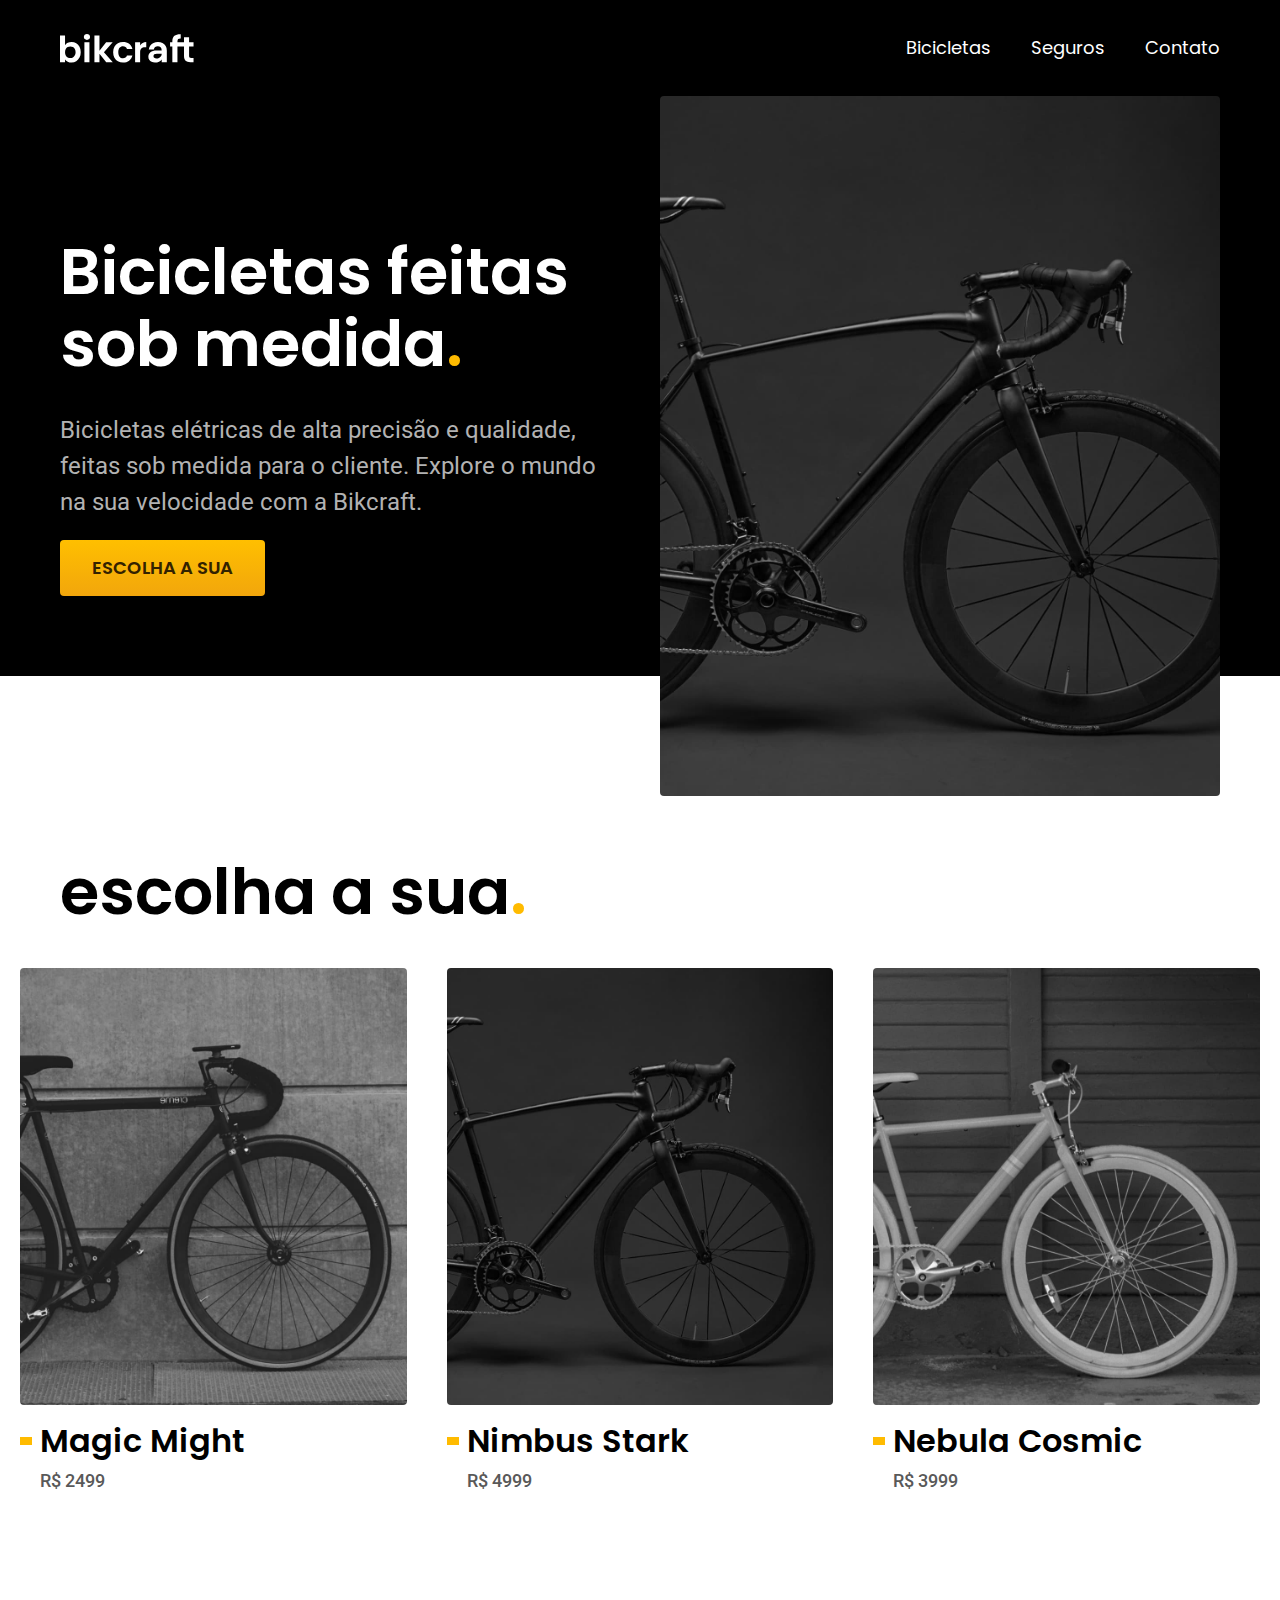
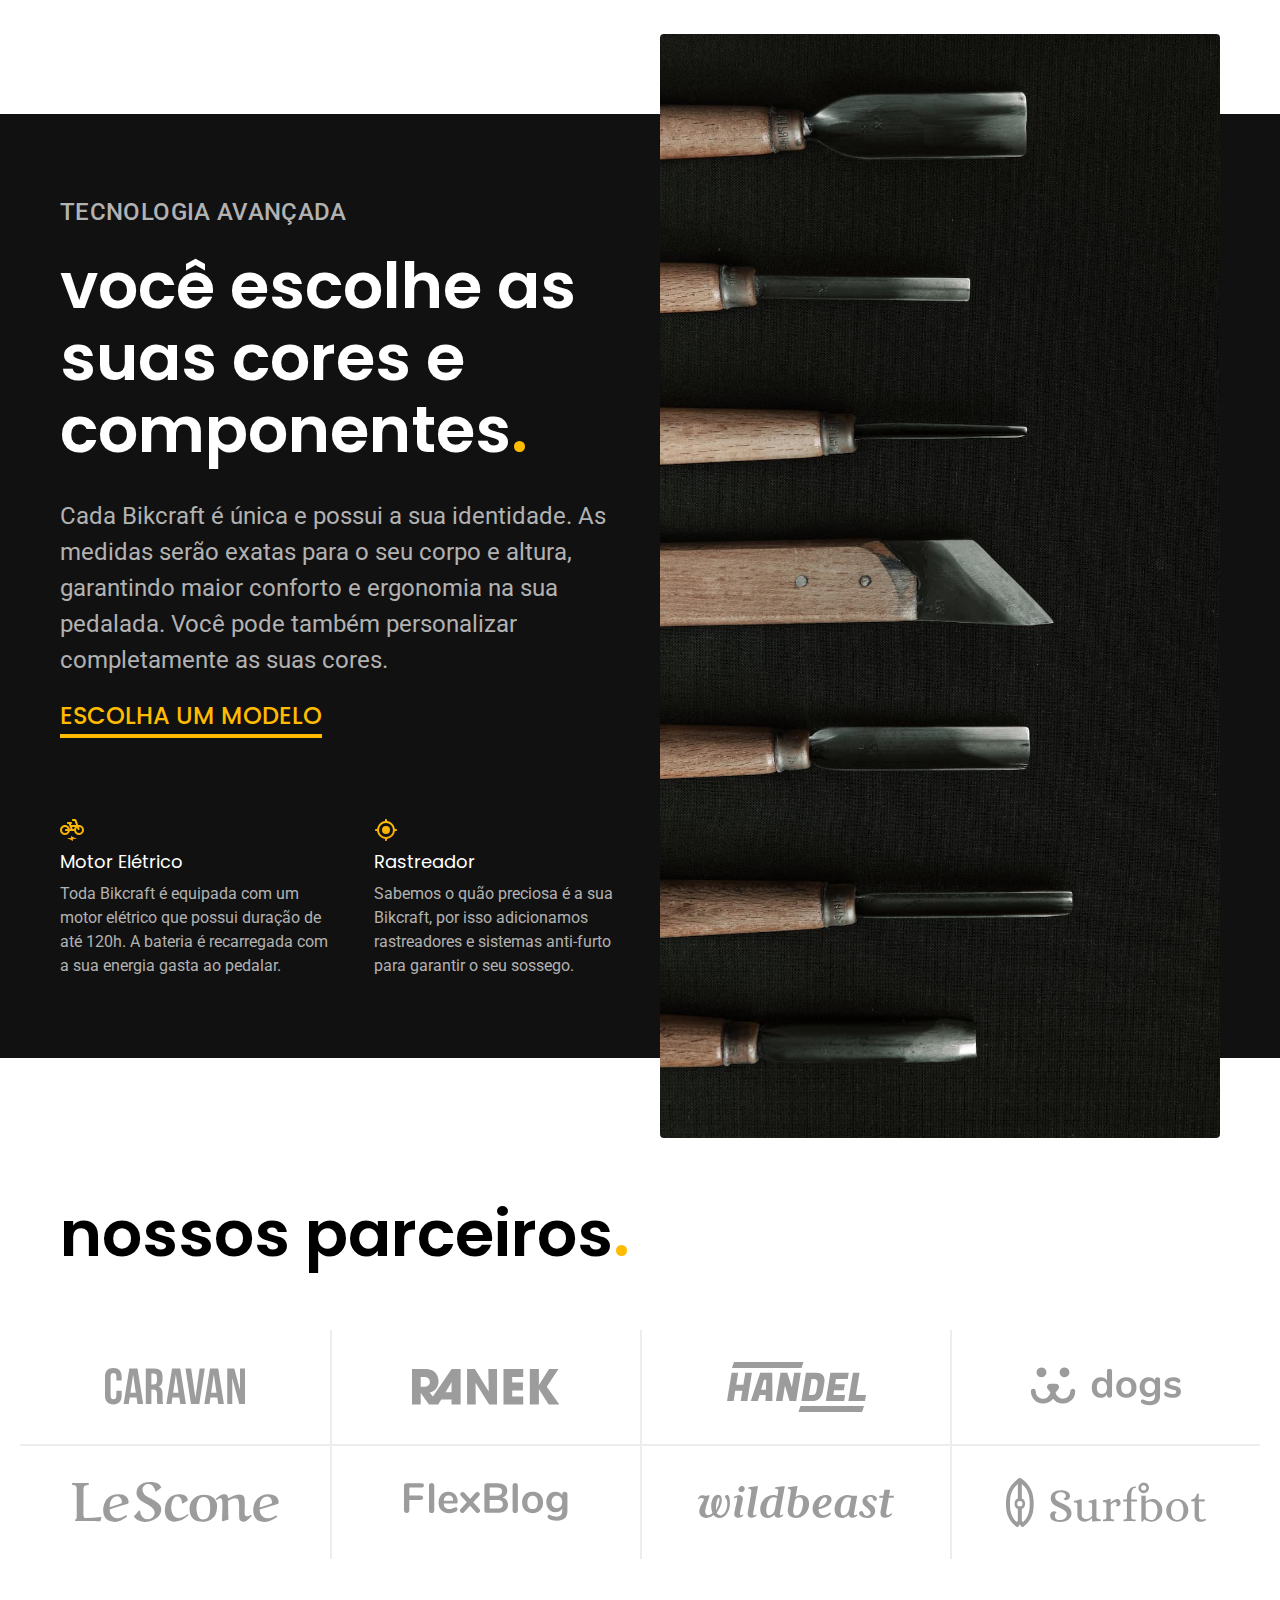
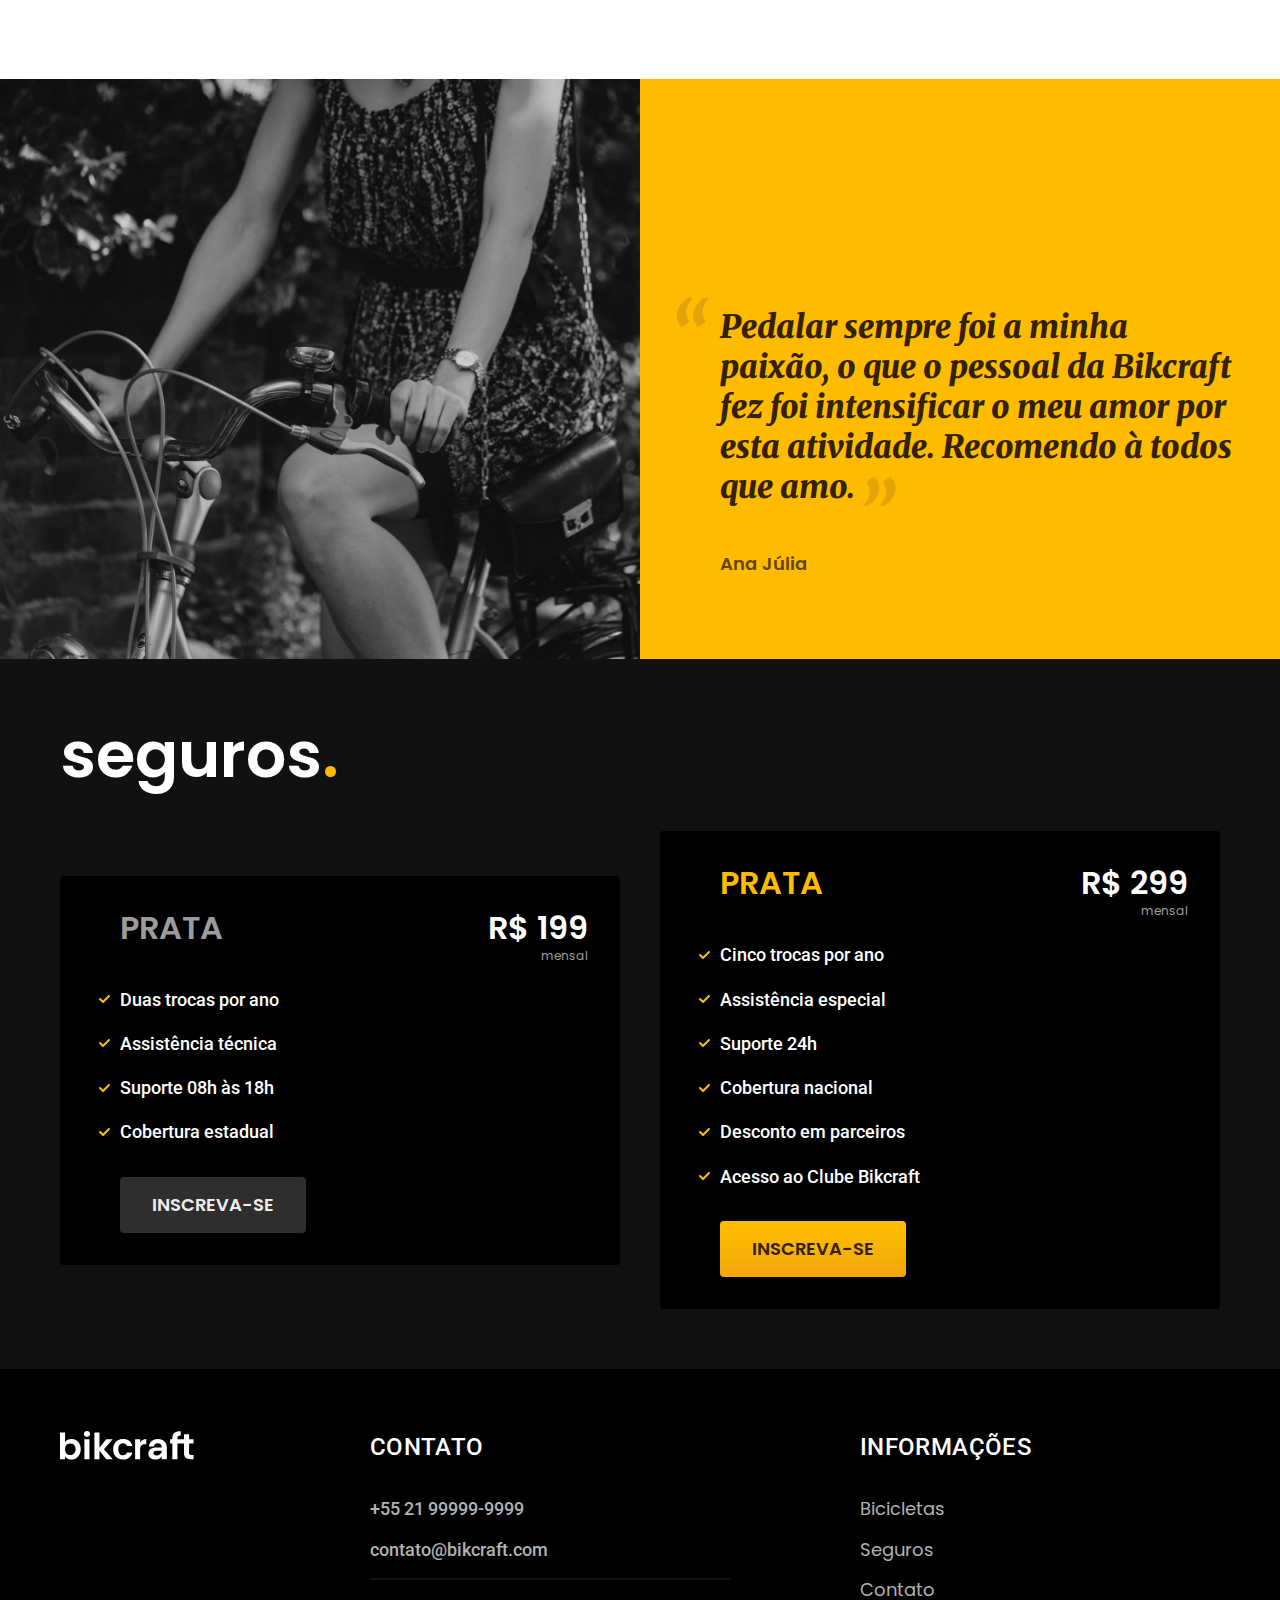
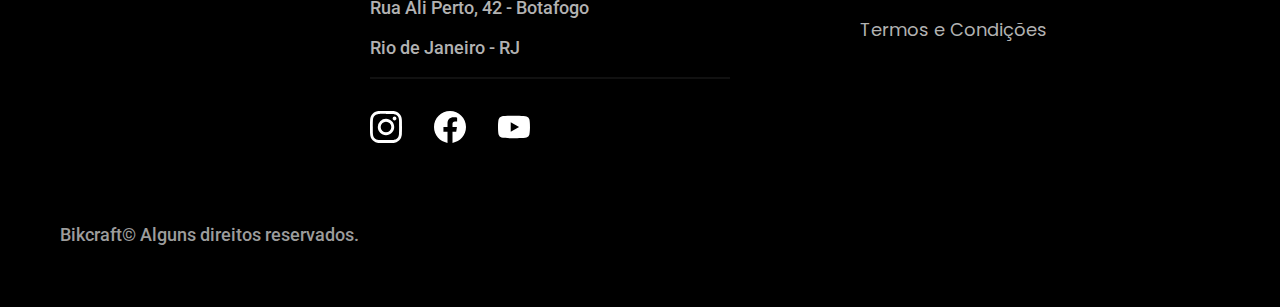
<file: index.html>
<!DOCTYPE html>
<html lang="pt-BR">
  <head>
    <meta charset="UTF-8" />
    <meta name="viewport" content="width=device-width, initial-scale=1.0" />
    <meta
      name="description"
      content="Bicicletas elétricas de alta precisão e qualidade,  feitas sob medida para o cliente. Explore o mundo na sua velocidade com a Bikcraft."
    />

    <!-- google fonts / typography -->
    <link rel="preconnect" href="https://fonts.googleapis.com" />
    <link rel="preconnect" href="https://fonts.gstatic.com" crossorigin />
    <link
      href="https://fonts.googleapis.com/css2?family=Merriweather:ital,wght@1,900&family=Poppins:wght@400;600&family=Roboto:wght@400;500&display=swap"
      rel="stylesheet"
    />

    <!-- css / style -->
    <link rel="stylesheet" href="./css/style.css" />

    <title>Bikcraft - Bicicletas Elétricas</title>
  </head>
  <body>
    <header class="header-bg">
      <div class="header container">
        <a href="./">
          <img src="./img/bikcraft.svg" alt="Bikcraft" />
        </a>

        <nav aria-label="primaria">
          <ul class="header-menu font-1-m cor-0">
            <li><a href="./bicicletas.html">Bicicletas</a></li>
            <li><a href="./seguros.html">Seguros</a></li>
            <li><a href="./contato.html">Contato</a></li>
          </ul>
        </nav>
      </div>
    </header>

    <main class="introducao-bg">
      <div class="introducao container">
        <div class="introducao-conteudo">
          <h1 class="font-1-xxl cor-0">
            Bicicletas feitas sob medida<span class="cor-p1">.</span>
          </h1>
          <p class="font-2-l cor-5">
            Bicicletas elétricas de alta precisão e qualidade, feitas sob medida
            para o cliente. Explore o mundo na sua velocidade com a Bikcraft.
          </p>
          <a class="botao" href="./bicicletas.html">Escolha a sua</a>
        </div>
        <div class="introducao-imagem">
          <img src="./img/fotos/intro.jpg" alt="Bicicleta elétrica preta." />
        </div>
      </div>
    </main>

    <article class="bicicletas-lista">
      <h2 class="container font-1-xxl">
        escolha a sua<span class="cor-p1">.</span>
      </h2>

      <ul>
        <li>
          <a href="./bicicletas/magic.html">
            <img src="./img/bikes/magic-home.jpg" alt="Bicicleta preta" />
            <h3 class="font-1-xl">Magic Might</h3>
            <span class="font-2-m cor-8">R$ 2499</span>
          </a>
        </li>
        <li>
          <a href="./bicicletas/nimbus.html">
            <img src="./img/bikes/nimbus-home.jpg" alt="Bicicleta preta" />
            <h3 class="font-1-xl">Nimbus Stark</h3>
            <span class="font-2-m cor-8">R$ 4999</span>
          </a>
        </li>
        <li>
          <a href="./bicicletas/nebula.html">
            <img src="./img/bikes/nebula-home.jpg" alt="Bicicleta preta" />
            <h3 class="font-1-xl">Nebula Cosmic</h3>
            <span class="font-2-m cor-8">R$ 3999</span>
          </a>
        </li>
      </ul>
    </article>

    <article class="tecnologia-bg">
      <div class="tecnologia container">
        <div class="tecnologia-conteudo">
          <span class="font-2-l-b cor-5">Tecnologia Avançada</span>
          <h2 class="font-1-xxl cor-0">
            você escolhe as suas cores e componentes<span class="cor-p1"
              >.</span
            >
          </h2>
          <p class="font-2-l cor-5">
            Cada Bikcraft é única e possui a sua identidade. As medidas serão
            exatas para o seu corpo e altura, garantindo maior conforto e
            ergonomia na sua pedalada. Você pode também personalizar
            completamente as suas cores.
          </p>
          <a class="link" href="./bicicletas.html">Escolha um modelo</a>

          <div class="tecnologia-vantagens">
            <div>
              <img src="./img/icones/eletrica.svg" alt="eletrica" />
              <h3 class="font-1-m cor-0">Motor Elétrico</h3>
              <p class="font-2-s cor-5">
                Toda Bikcraft é equipada com um motor elétrico que possui
                duração de até 120h. A bateria é recarregada com a sua energia
                gasta ao pedalar.
              </p>
            </div>
            <div>
              <img src="./img/icones/rastreador.svg" alt="rastreador" />
              <h3 class="font-1-m cor-0">Rastreador</h3>
              <p class="font-2-s cor-5">
                Sabemos o quão preciosa é a sua Bikcraft, por isso adicionamos
                rastreadores e sistemas anti-furto para garantir o seu sossego.
              </p>
            </div>
          </div>
        </div>

        <div class="tecnologia-imagem">
          <img src="./img/fotos/tecnologia.jpg" alt="imagem tecnologia" />
        </div>
      </div>
    </article>

    <section class="parceiros" aria-label="Nossos Parceiros">
      <h2 class="container font-1-xxl">
        nossos parceiros<span class="cor-p1">.</span>
      </h2>

      <ul>
        <li><img src="./img/parceiros/caravan.svg" alt="Caravan" /></li>
        <li><img src="./img/parceiros/ranek.svg" alt="Ranek" /></li>
        <li><img src="./img/parceiros/handel.svg" alt="Handel" /></li>
        <li><img src="./img/parceiros/dogs.svg" alt="Dogs" /></li>
        <li><img src="./img/parceiros/lescone.svg" alt="Lescone" /></li>
        <li><img src="./img/parceiros/flexblog.svg" alt="Flexblog" /></li>
        <li><img src="./img/parceiros/wildbeast.svg" alt="Wildbeast" /></li>
        <li><img src="./img/parceiros/surfbot.svg" alt="Surfbot" /></li>
      </ul>
    </section>

    <section class="depoimento" aria-label="Depoimento">
      <div>
        <img
          src="./img/fotos/depoimento.jpg"
          alt="Pessoa pedalando bicicleta Bikcraft"
        />
      </div>
      <div class="depoimento-conteudo">
        <blockquote class="font-1-xl cor-p5">
          <p>
            Pedalar sempre foi a minha paixão, o que o pessoal da Bikcraft fez
            foi intensificar o meu amor por esta atividade. Recomendo à todos
            que amo.
          </p>
          <span class="font-1-m-b cor-p4">Ana Júlia</span>
        </blockquote>
      </div>
    </section>

    <article class="seguros-bg">
      <div class="seguros container">
        <h2 class="font-1-xxl cor-0">seguros<span class="cor-p1">.</span></h2>
        <div class="seguros-item">
          <h3 class="font-1-xl cor-6">PRATA</h3>
          <span class="font-1-xl cor-0"
            >R$ 199 <span class="font-1-xs cor-6">mensal</span></span
          >
          <ul class="font-2-m cor-0">
            <li>Duas trocas por ano</li>
            <li>Assistência técnica</li>
            <li>Suporte 08h às 18h</li>
            <li>Cobertura estadual</li>
          </ul>
          <a class="botao secundario" href="./orcamento.html">Inscreva-se</a>
        </div>

        <div class="seguros-item">
          <h3 class="font-1-xl cor-p1">PRATA</h3>
          <span class="font-1-xl cor-0"
            >R$ 299 <span class="font-1-xs cor-6">mensal</span></span
          >
          <ul class="font-2-m cor-0">
            <li>Cinco trocas por ano</li>
            <li>Assistência especial</li>
            <li>Suporte 24h</li>
            <li>Cobertura nacional</li>
            <li>Desconto em parceiros</li>
            <li>Acesso ao Clube Bikcraft</li>
          </ul>
          <a class="botao" href="./orcamento.html">Inscreva-se</a>
        </div>
      </div>
    </article>

    <footer class="footer-bg">
      <div class="footer container">
        <img src="./img/bikcraft.svg" alt="Bikcraft" />
        <div class="footer-contato">
          <h3 class="font-2-l-b cor-0">Contato</h3>
          <ul class="font-2-m cor-5">
            <li><a href="tel:+5521999999999">+55 21 99999-9999</a></li>
            <li>
              <a href="mailto:contato@bikcraft.com">contato@bikcraft.com</a>
            </li>
            <li>Rua Ali Perto, 42 - Botafogo</li>
            <li>Rio de Janeiro - RJ</li>
          </ul>
          <div class="footer-redes">
            <a href="./">
              <img src="./img/redes/instagram.svg" alt="Instagram" />
            </a>
            <a href="./">
              <img src="./img/redes/facebook.svg" alt="Facebook" />
            </a>
            <a href="./">
              <img src="./img/redes/youtube.svg" alt="Youtube" />
            </a>
          </div>
        </div>
        <div class="footer-informacoes">
          <h3 class="font-2-l-b cor-0">Informações</h3>
          <nav>
            <ul class="font-1-m cor-5">
              <li><a href="./bicicletas.html">Bicicletas</a></li>
              <li><a href="./seguros.html">Seguros</a></li>
              <li><a href="./contato.html">Contato</a></li>
              <li><a href="./termos.html">Termos e Condições</a></li>
            </ul>
          </nav>
        </div>
        <p class="footer-copy font-2-m cor-6">
          Bikcraft© Alguns direitos reservados.
        </p>
      </div>
    </footer>
  </body>
</html>
</file>
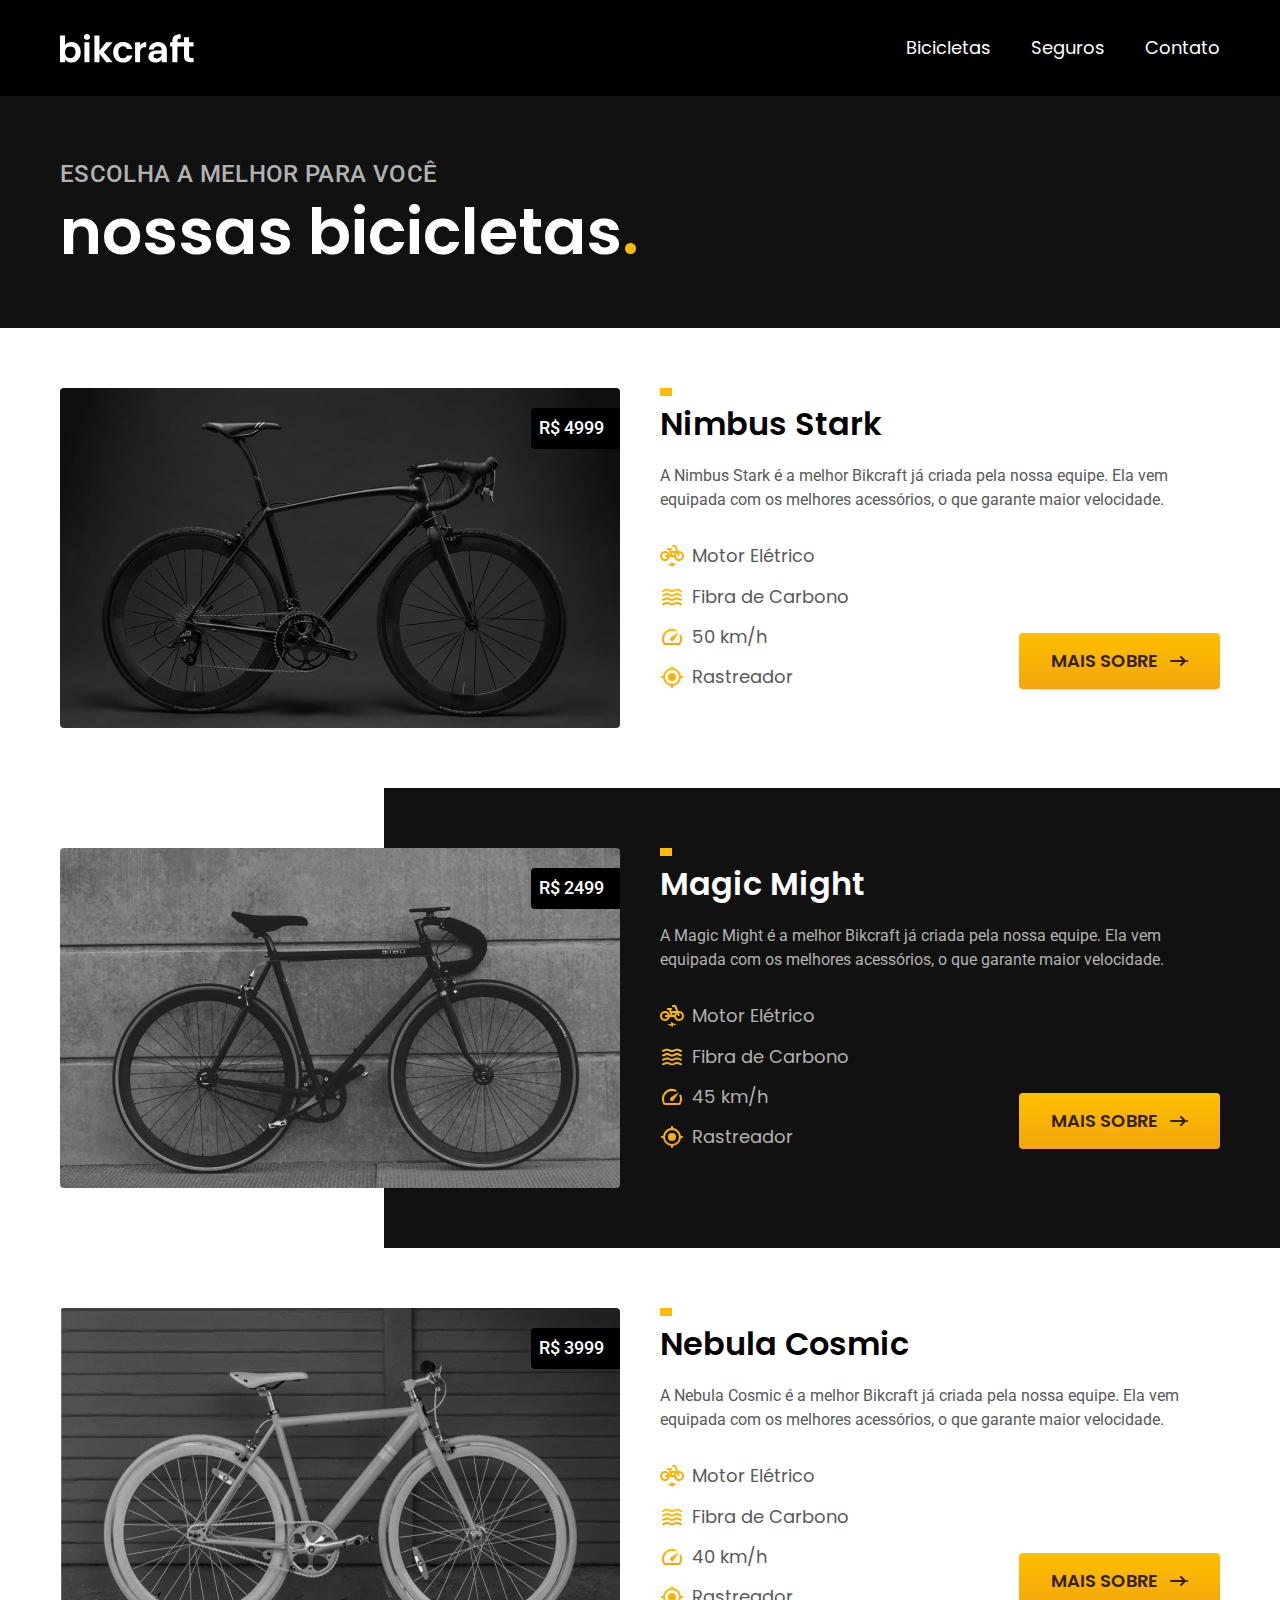
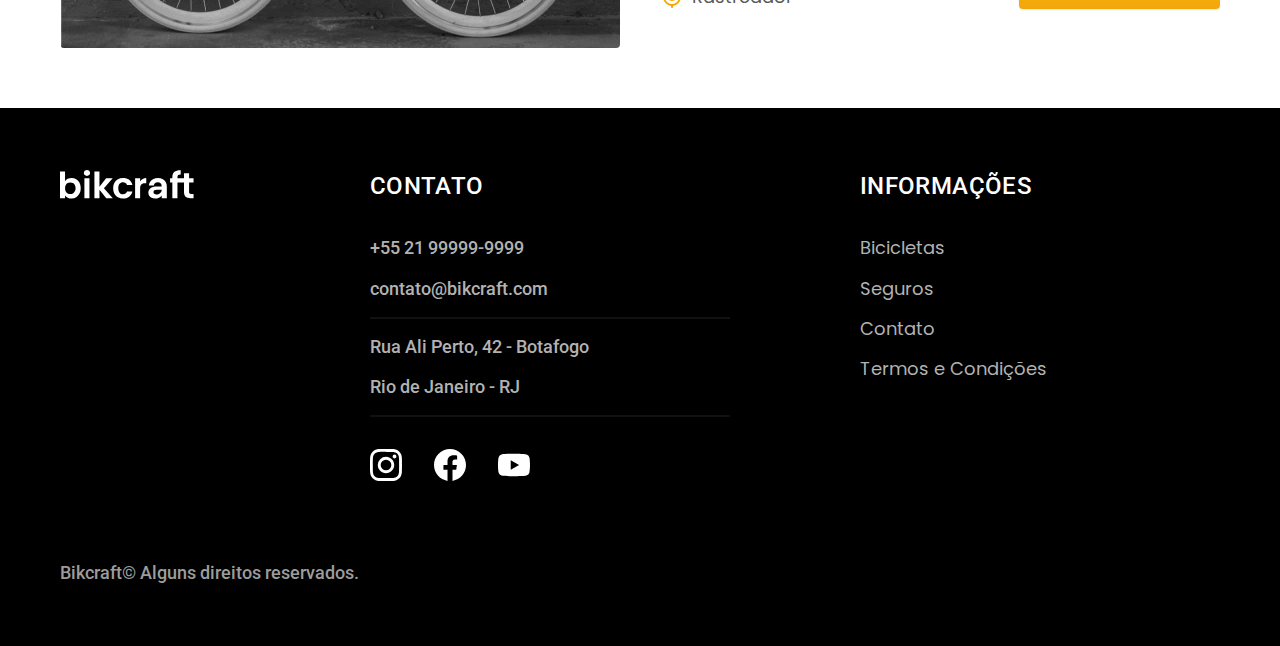
<file: bicicletas.html>
<!DOCTYPE html>
<html lang="pt-BR">
  <head>
    <meta charset="UTF-8" />
    <meta name="viewport" content="width=device-width, initial-scale=1.0" />
    <meta name="description" content="Bicicletas" />

    <!-- google fonts / typography -->
    <link rel="preconnect" href="https://fonts.googleapis.com" />
    <link rel="preconnect" href="https://fonts.gstatic.com" crossorigin />
    <link
      href="https://fonts.googleapis.com/css2?family=Merriweather:ital,wght@1,900&family=Poppins:wght@400;600&family=Roboto:wght@400;500&display=swap"
      rel="stylesheet"
    />

    <!-- css / style -->
    <link rel="stylesheet" href="./css/style.css" />

    <title>Bicicletas | Bikcraft</title>
  </head>
  <body id="bicicletas">
    <header class="header-bg">
      <div class="header container">
        <a href="./">
          <img src="./img/bikcraft.svg" alt="Bikcraft" />
        </a>

        <nav aria-label="primaria">
          <ul class="header-menu font-1-m cor-0">
            <li><a href="./bicicletas.html">Bicicletas</a></li>
            <li><a href="./seguros.html">Seguros</a></li>
            <li><a href="./contato.html">Contato</a></li>
          </ul>
        </nav>
      </div>
    </header>

    <main>
      <div class="titulo-bg">
        <div class="titulo container">
          <p class="font-2-l-b cor-5">Escolha a melhor para você</p>
          <h1 class="font-1-xxl cor-0">
            nossas bicicletas<span class="cor-p1">.</span>
          </h1>
        </div>
      </div>

      <div class="bicicletas-bg">
        <div class="bicicletas container">
          <div class="bicicletas-imagem">
            <img src="./img/bikes/nimbus.jpg" alt="Bicicleta preta" />
            <span class="font-2-m cor-0">R$ 4999</span>
          </div>
          <div class="bicicletas-conteudo">
            <h2 class="font-1-xl">Nimbus Stark</h2>
            <p class="font-2-s cor-8">
              A Nimbus Stark é a melhor Bikcraft já criada pela nossa equipe.
              Ela vem equipada com os melhores acessórios, o que garante maior
              velocidade.
            </p>
            <ul class="font-1-m cor-8">
              <li>
                <img src="./img/icones/eletrica.svg" alt="" />
                Motor Elétrico
              </li>
              <li>
                <img src="./img/icones/carbono.svg" alt="" />
                Fibra de Carbono
              </li>
              <li>
                <img src="./img/icones/velocidade.svg" alt="" />
                50 km/h
              </li>
              <li>
                <img src="./img/icones/rastreador.svg" alt="" />
                Rastreador
              </li>
            </ul>
            <a class="botao seta" href="./bicicletas/nimbus.html">Mais Sobre</a>
          </div>
        </div>
      </div>

      <div class="bicicletas-bg">
        <div class="bicicletas container">
          <div class="bicicletas-imagem">
            <img src="./img/bikes/magic.jpg" alt="Bicicleta preta" />
            <span class="font-2-m cor-0">R$ 2499</span>
          </div>
          <div class="bicicletas-conteudo">
            <h2 class="font-1-xl cor-0">Magic Might</h2>
            <p class="font-2-s cor-5">
              A Magic Might é a melhor Bikcraft já criada pela nossa equipe. Ela
              vem equipada com os melhores acessórios, o que garante maior
              velocidade.
            </p>
            <ul class="font-1-m cor-5">
              <li>
                <img src="./img/icones/eletrica.svg" alt="" />
                Motor Elétrico
              </li>
              <li>
                <img src="./img/icones/carbono.svg" alt="" />
                Fibra de Carbono
              </li>
              <li>
                <img src="./img/icones/velocidade.svg" alt="" />
                45 km/h
              </li>
              <li>
                <img src="./img/icones/rastreador.svg" alt="" />
                Rastreador
              </li>
            </ul>
            <a class="botao seta" href="./bicicletas/magic.html">Mais Sobre</a>
          </div>
        </div>
      </div>

      <div class="bicicletas-bg">
        <div class="bicicletas container">
          <div class="bicicletas-imagem">
            <img src="./img/bikes/nebula.jpg" alt="Bicicleta preta" />
            <span class="font-2-m cor-0">R$ 3999</span>
          </div>
          <div class="bicicletas-conteudo">
            <h2 class="font-1-xl">Nebula Cosmic</h2>
            <p class="font-2-s cor-8">
              A Nebula Cosmic é a melhor Bikcraft já criada pela nossa equipe.
              Ela vem equipada com os melhores acessórios, o que garante maior
              velocidade.
            </p>
            <ul class="font-1-m cor-8">
              <li>
                <img src="./img/icones/eletrica.svg" alt="" />
                Motor Elétrico
              </li>
              <li>
                <img src="./img/icones/carbono.svg" alt="" />
                Fibra de Carbono
              </li>
              <li>
                <img src="./img/icones/velocidade.svg" alt="" />
                40 km/h
              </li>
              <li>
                <img src="./img/icones/rastreador.svg" alt="" />
                Rastreador
              </li>
            </ul>
            <a class="botao seta" href="./bicicletas/nebula.html">Mais Sobre</a>
          </div>
        </div>
      </div>
    </main>

    <footer class="footer-bg">
      <div class="footer container">
        <img src="./img/bikcraft.svg" alt="Bikcraft" />
        <div class="footer-contato">
          <h3 class="font-2-l-b cor-0">Contato</h3>
          <ul class="font-2-m cor-5">
            <li><a href="tel:+5521999999999">+55 21 99999-9999</a></li>
            <li>
              <a href="mailto:contato@bikcraft.com">contato@bikcraft.com</a>
            </li>
            <li>Rua Ali Perto, 42 - Botafogo</li>
            <li>Rio de Janeiro - RJ</li>
          </ul>
          <div class="footer-redes">
            <a href="./">
              <img src="./img/redes/instagram.svg" alt="Instagram" />
            </a>
            <a href="./">
              <img src="./img/redes/facebook.svg" alt="Facebook" />
            </a>
            <a href="./">
              <img src="./img/redes/youtube.svg" alt="Youtube" />
            </a>
          </div>
        </div>
        <div class="footer-informacoes">
          <h3 class="font-2-l-b cor-0">Informações</h3>
          <nav>
            <ul class="font-1-m cor-5">
              <li><a href="./bicicletas.html">Bicicletas</a></li>
              <li><a href="./seguros.html">Seguros</a></li>
              <li><a href="./contato.html">Contato</a></li>
              <li><a href="./termos.html">Termos e Condições</a></li>
            </ul>
          </nav>
        </div>
        <p class="footer-copy font-2-m cor-6">
          Bikcraft© Alguns direitos reservados.
        </p>
      </div>
    </footer>
  </body>
</html>
</file>
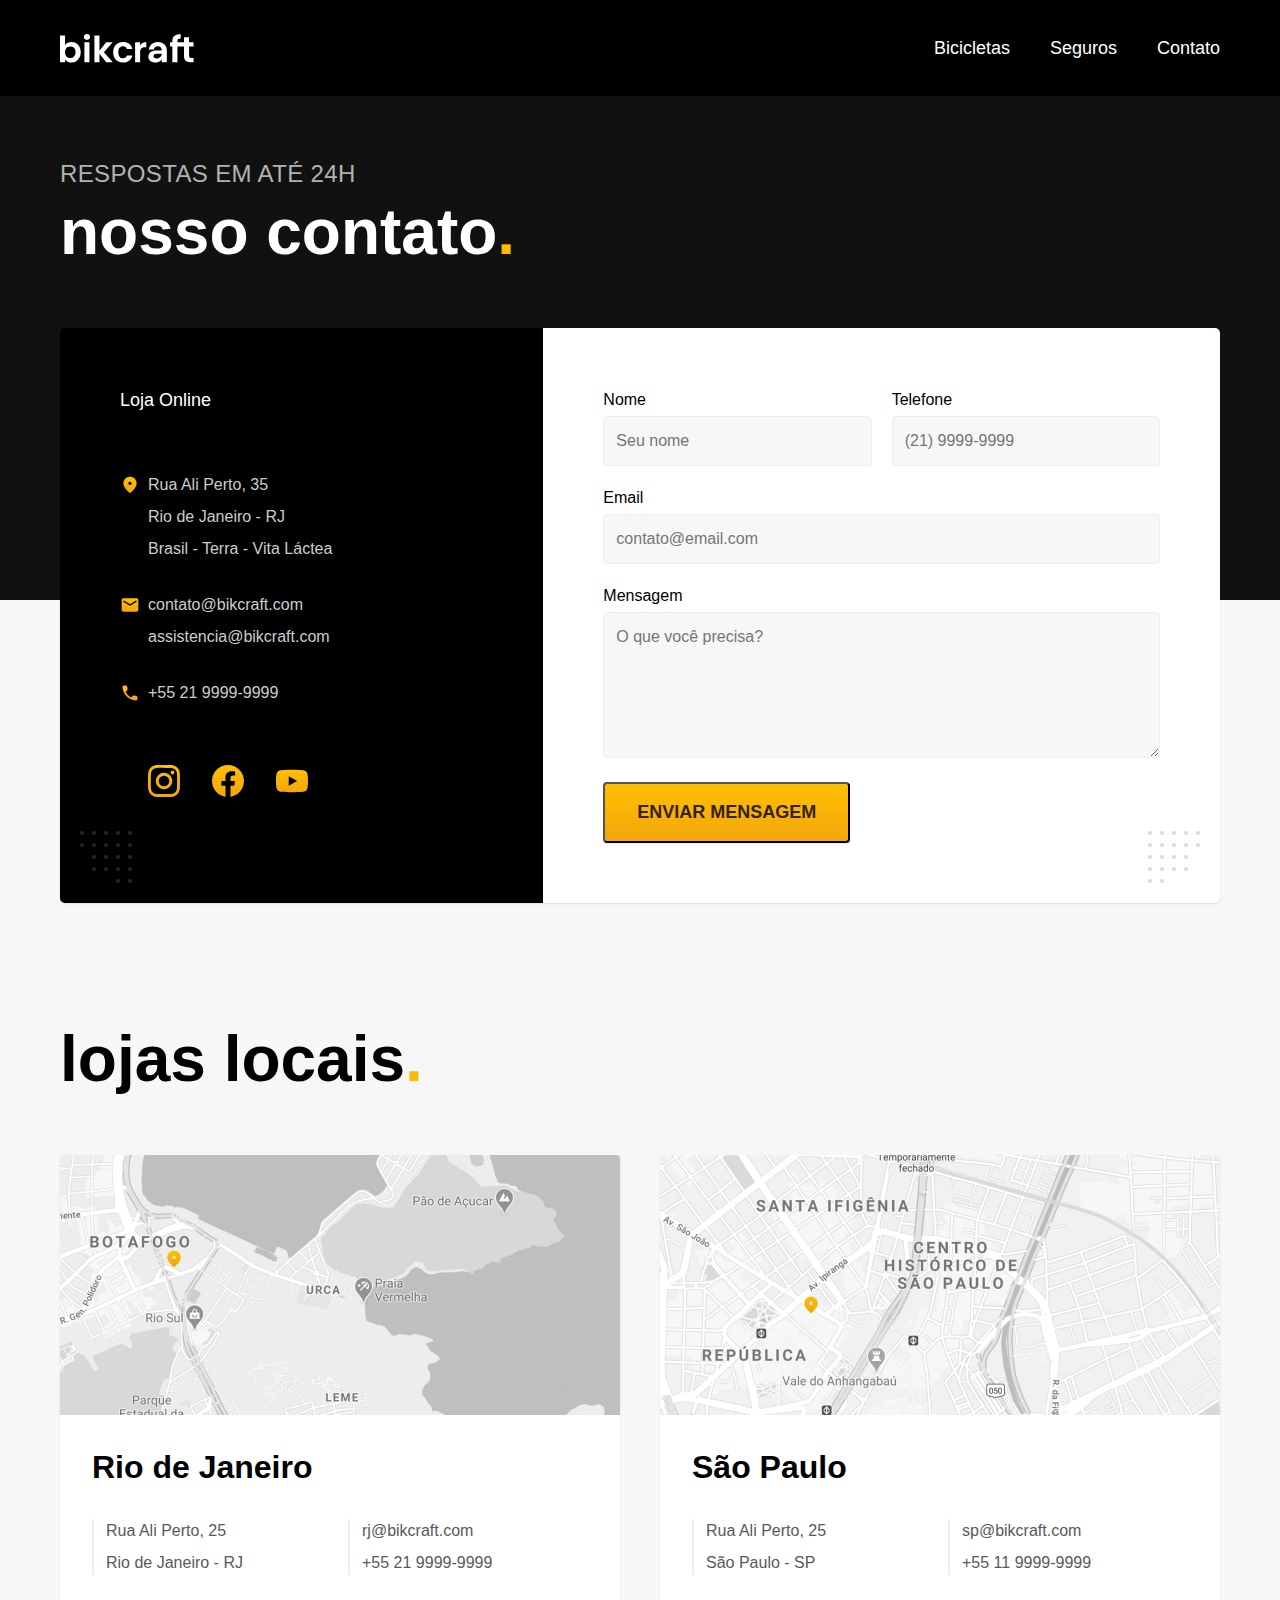
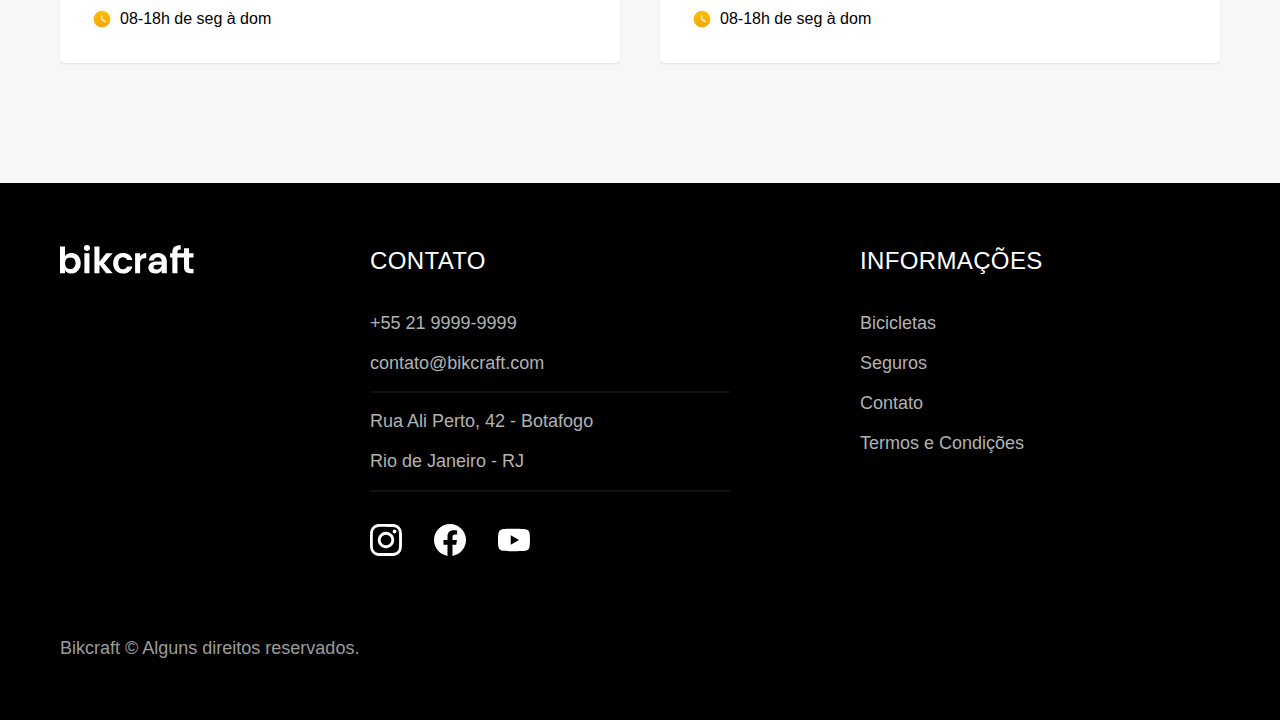
<file: contato.html>
<!DOCTYPE html>
<html lang="pt-br">
  <head>
    <meta charset="UTF-8" />
    <meta name="viewport" content="width=device-width, initial-scale=1.0" />

    <title>Contato | Bikcraft</title>
    <meta name="description" content="Contato." />

    <link rel="preload" href="./css/style.css" as="style" />
    <link rel="stylesheet" href="./css/style.css" />
  </head>

  <body id="contato">
    <header class="header-bg">
      <div class="header container">
        <a href="./">
          <img src="./img/bikcraft.svg" alt="Bikcraft" />
        </a>

        <nav aria-label="primaria">
          <ul class="header-menu font-1-m cor-0">
            <li><a href="./bicicletas.html">Bicicletas</a></li>
            <li><a href="./seguros.html">Seguros</a></li>
            <li><a href="./contato.html">Contato</a></li>
          </ul>
        </nav>
      </div>
    </header>

    <main>
      <div class="titulo-bg">
        <div class="titulo container">
          <p class="font-2-l-b cor-5">Respostas em até 24h</p>
          <h1 class="font-1-xxl cor-0">
            nosso contato<span class="cor-p1">.</span>
          </h1>
        </div>
      </div>

      <div class="contato container">
        <section class="contato-dados" aria-label="Endereço">
          <h2 class="font-1-m cor-0">Loja Online</h2>
          <div class="contato-endereco font-2-s cor-4">
            <p>Rua Ali Perto, 35</p>
            <p>Rio de Janeiro - RJ</p>
            <p>Brasil - Terra - Vita Láctea</p>
          </div>
          <address class="contato-meios font-2-s cor-4">
            <a href="mailto:contato@bikcraft.com">contato@bikcraft.com</a>
            <a href="mailto:assistencia@bikcraft.com"
              >assistencia@bikcraft.com</a
            >
            <a href="tel:+552199999999">+55 21 9999-9999</a>
          </address>
          <div class="contato-redes">
            <a href="./">
              <img src="./img/redes/instagram-p.svg" alt="Instagram" />
            </a>
            <a href="./">
              <img src="./img/redes/facebook-p.svg" alt="Facebook" />
            </a>
            <a href="./">
              <img src="./img/redes/youtube-p.svg" alt="Youtube" />
            </a>
          </div>
        </section>
        <section class="contato-formulario" aria-label="Formulário">
          <form class="form" action="./contato.html">
            <div>
              <label for="nome">Nome</label>
              <input type="text" id="nome" name="nome" placeholder="Seu nome" />
            </div>
            <div>
              <label for="telefone">Telefone</label>
              <input
                type="text"
                id="telefone"
                name="telefone"
                placeholder="(21) 9999-9999"
              />
            </div>
            <div class="col-2">
              <label for="email">Email</label>
              <input
                type="email"
                id="email"
                name="email"
                placeholder="contato@email.com"
              />
            </div>
            <div class="col-2">
              <label for="mensagem">Mensagem</label>
              <textarea
                rows="5"
                id="mensagem"
                name="mensagem"
                placeholder="O que você precisa?"
              ></textarea>
            </div>
            <button class="botao col-2">Enviar Mensagem</button>
          </form>
        </section>
      </div>
    </main>

    <article class="lojas container">
      <h2 class="font-1-xxl">lojas locais<span class="cor-p1">.</span></h2>
      <div class="lojas-item">
        <img
          src="./img/lojas/rj.jpg"
          alt="mapa marcando o endereço em Rua Ali Perto, 25 - Rio de Janeiro - RJ"
        />
        <div class="lojas-conteudo">
          <h3 class="font-1-xl">Rio de Janeiro</h3>
          <div class="lojas-dados font-2-s cor-8">
            <p>Rua Ali Perto, 25</p>
            <p>Rio de Janeiro - RJ</p>
          </div>
          <div class="lojas-dados font-2-s cor-8">
            <a href="mailto:rj@bikcraft.com">rj@bikcraft.com</a>
            <a href="tel:+552199999999">+55 21 9999-9999</a>
          </div>
          <p class="lojas-tempo font-1-s">
            <img src="./img/icones/horario.svg" alt="" />08-18h de seg à dom
          </p>
        </div>
      </div>

      <div class="lojas-item">
        <img
          src="./img/lojas/sp.jpg"
          alt="mapa marcando o endereço em Rua Ali Perto, 25 - São Paulo - SP"
        />
        <div class="lojas-conteudo">
          <h3 class="font-1-xl">São Paulo</h3>
          <div class="lojas-dados font-2-s cor-8">
            <p>Rua Ali Perto, 25</p>
            <p>São Paulo - SP</p>
          </div>
          <div class="lojas-dados font-2-s cor-8">
            <a href="mailto:sp@bikcraft.com">sp@bikcraft.com</a>
            <a href="tel:+551199999999">+55 11 9999-9999</a>
          </div>
          <p class="lojas-tempo font-1-s">
            <img src="./img/icones/horario.svg" alt="" />08-18h de seg à dom
          </p>
        </div>
      </div>
    </article>

    <footer class="footer-bg">
      <div class="footer container">
        <img src="./img/bikcraft.svg" alt="Bikcraft" />
        <div class="footer-contato">
          <h3 class="font-2-l-b cor-0">Contato</h3>
          <ul class="font-2-m cor-5">
            <li><a href="tel:+552199999999">+55 21 9999-9999</a></li>
            <li>
              <a href="mailto:contato@bikcraft.com">contato@bikcraft.com</a>
            </li>
            <li>Rua Ali Perto, 42 - Botafogo</li>
            <li>Rio de Janeiro - RJ</li>
          </ul>
          <div class="footer-redes">
            <a href="./">
              <img src="./img/redes/instagram.svg" alt="Instagram" />
            </a>
            <a href="./">
              <img src="./img/redes/facebook.svg" alt="Facebook" />
            </a>
            <a href="./">
              <img src="./img/redes/youtube.svg" alt="Youtube" />
            </a>
          </div>
        </div>
        <div class="footer-informacoes">
          <h3 class="font-2-l-b cor-0">Informações</h3>
          <nav>
            <ul class="font-1-m cor-5">
              <li><a href="./bicicletas.html">Bicicletas</a></li>
              <li><a href="./seguros.html">Seguros</a></li>
              <li><a href="./contato.html">Contato</a></li>
              <li><a href="./termos.html">Termos e Condições</a></li>
            </ul>
          </nav>
        </div>
        <p class="footer-copy font-2-m cor-6">
          Bikcraft © Alguns direitos reservados.
        </p>
      </div>
    </footer>
  </body>
</html>
</file>
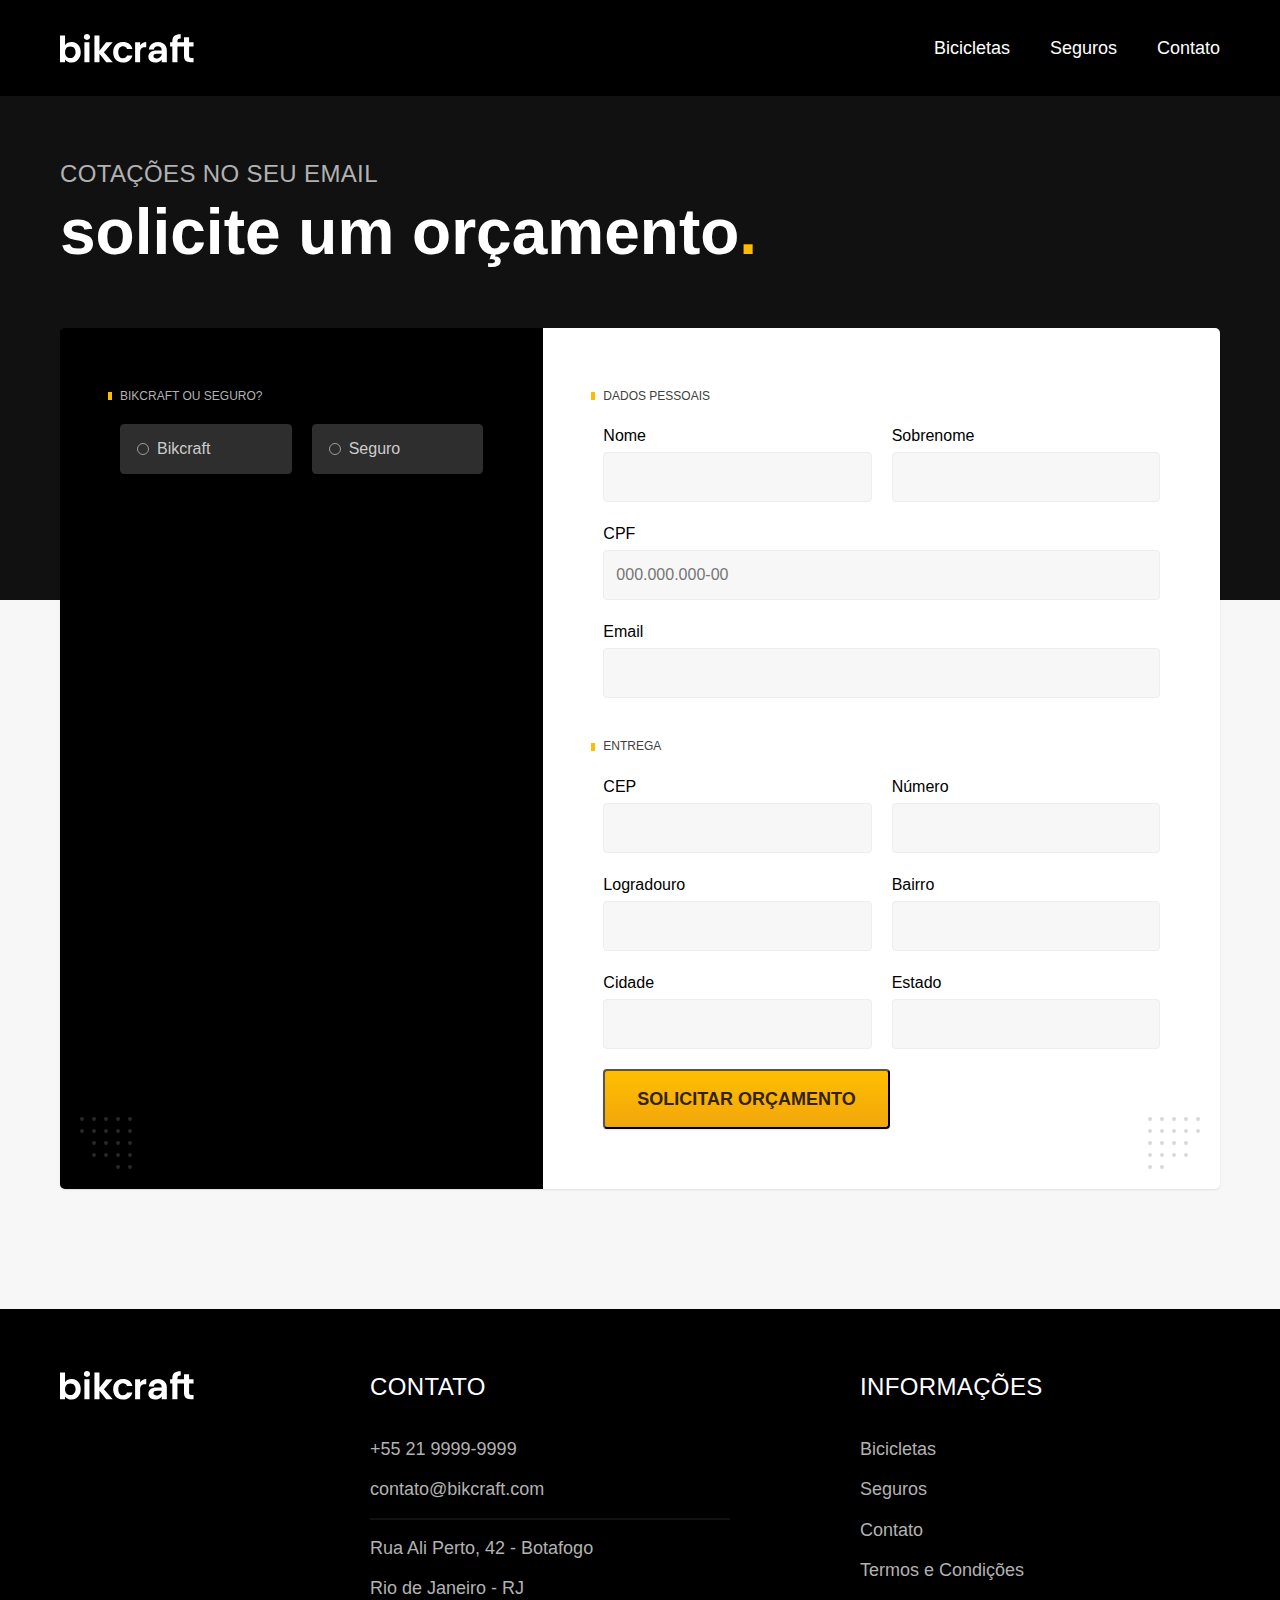
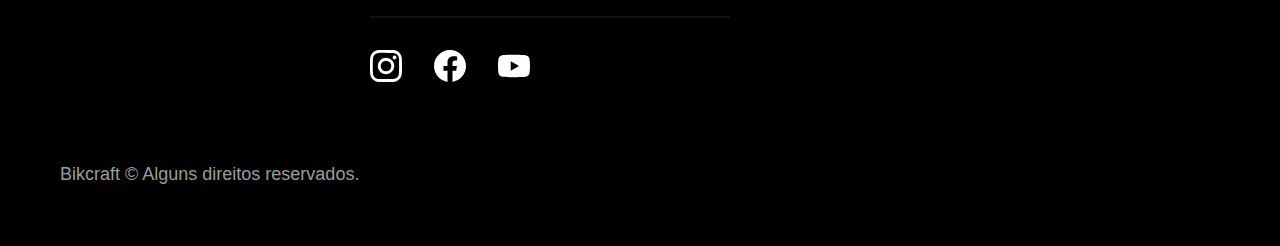
<file: orcamento.html>
<!DOCTYPE html>
<html lang="pt-br">
  <head>
    <meta charset="UTF-8" />
    <meta name="viewport" content="width=device-width, initial-scale=1.0" />

    <title>Orçamento | Bikcraft</title>
    <meta name="description" content="Orçamento." />

    <link rel="preload" href="./css/style.css" as="style" />
    <link rel="stylesheet" href="./css/style.css" />
  </head>

  <body id="orcamento">
    <header class="header-bg">
      <div class="header container">
        <a href="./">
          <img src="./img/bikcraft.svg" alt="Bikcraft" />
        </a>

        <nav aria-label="primaria">
          <ul class="header-menu font-1-m cor-0">
            <li><a href="./bicicletas.html">Bicicletas</a></li>
            <li><a href="./seguros.html">Seguros</a></li>
            <li><a href="./contato.html">Contato</a></li>
          </ul>
        </nav>
      </div>
    </header>

    <main>
      <div class="titulo-bg">
        <div class="titulo container">
          <p class="font-2-l-b cor-5">Cotações no seu email</p>
          <h1 class="font-1-xxl cor-0">
            solicite um orçamento<span class="cor-p1">.</span>
          </h1>
        </div>
      </div>

      <form class="orcamento container" action="./orcamento.html">
        <div class="orcamento-produto">
          <h2 class="font-1-xs cor-5">Bikcraft ou Seguro?</h2>

          <input type="radio" name="tipo" value="bikcraft" id="bikcraft" />
          <label for="bikcraft">Bikcraft</label>

          <input type="radio" name="tipo" value="seguro" id="seguro" />
          <label for="seguro">Seguro</label>

          <div class="orcamento-conteudo" id="orcamento-bikcraft">
            <h2 class="font-1-xs cor-5">Escolha a sua</h2>

            <input type="radio" name="produto" value="nimbus" id="nimbus" />
            <label for="nimbus">Nimbus Stark <span>R$ 4999</span></label>
            <div class="orcamento-detalhes">
              <ul class="font-1-xs cor-8">
                <li>
                  <img src="./img/icones/eletrica.svg" alt="" /> Motor Elétrico
                </li>
                <li>
                  <img src="./img/icones/carbono.svg" alt="" /> Fibra de Carbono
                </li>
                <li>
                  <img src="./img/icones/velocidade.svg" alt="" /> 50 km/h
                </li>
                <li>
                  <img src="./img/icones/rastreador.svg" alt="" /> Rastreador
                </li>
              </ul>
              <img src="./img/bikes/nimbus.jpg" alt="Bicicleta preta" />
            </div>

            <input type="radio" name="produto" value="magic" id="magic" />
            <label for="magic">Magic Might <span>R$ 2499</span></label>
            <div class="orcamento-detalhes">
              <ul class="font-1-xs cor-8">
                <li>
                  <img src="./img/icones/eletrica.svg" alt="" /> Motor Elétrico
                </li>
                <li>
                  <img src="./img/icones/carbono.svg" alt="" /> Fibra de Carbono
                </li>
                <li>
                  <img src="./img/icones/velocidade.svg" alt="" /> 45 km/h
                </li>
                <li>
                  <img src="./img/icones/rastreador.svg" alt="" /> Rastreador
                </li>
              </ul>
              <img src="./img/bikes/magic.jpg" alt="Bicicleta preta" />
            </div>

            <input type="radio" name="produto" value="nebula" id="nebula" />
            <label for="nebula">Nebula Cosmic <span>R$ 3999</span></label>
            <div class="orcamento-detalhes">
              <ul class="font-1-xs cor-8">
                <li>
                  <img src="./img/icones/eletrica.svg" alt="" /> Motor Elétrico
                </li>
                <li>
                  <img src="./img/icones/carbono.svg" alt="" /> Fibra de Carbono
                </li>
                <li>
                  <img src="./img/icones/velocidade.svg" alt="" /> 40 km/h
                </li>
                <li>
                  <img src="./img/icones/rastreador.svg" alt="" /> Rastreador
                </li>
              </ul>
              <img src="./img/bikes/nebula.jpg" alt="Bicicleta branca" />
            </div>
          </div>

          <div class="orcamento-conteudo" id="orcamento-seguro">
            <h2 class="font-1-xs cor-5">Escolha o plano</h2>

            <input type="radio" name="produto" value="prata" id="prata" />
            <label for="prata">Prata <span>R$ 199</span></label>

            <input type="radio" name="produto" value="ouro" id="ouro" />
            <label for="ouro">Ouro <span>R$ 299</span></label>
          </div>
        </div>
        <div class="orcamento-dados form">
          <h2 class="font-1-xs cor-9 col-2">dados pessoais</h2>
          <div>
            <label for="nome">Nome</label>
            <input type="text" id="nome" name="nome" />
          </div>
          <div>
            <label for="sobrenome">Sobrenome</label>
            <input type="text" id="sobrenome" name="sobrenome" />
          </div>
          <div class="col-2">
            <label for="cpf">CPF</label>
            <input
              type="text"
              id="cpf"
              name="cpf"
              placeholder="000.000.000-00"
            />
          </div>
          <div class="col-2">
            <label for="email">Email</label>
            <input type="email" id="email" name="email" />
          </div>
          <h2 class="font-1-xs cor-9 col-2">entrega</h2>
          <div>
            <label for="cep">CEP</label>
            <input type="text" id="cep" name="cep" />
          </div>
          <div>
            <label for="numero">Número</label>
            <input type="text" id="numero" name="numero" />
          </div>
          <div>
            <label for="logradouro">Logradouro</label>
            <input type="text" id="logradouro" name="logradouro" />
          </div>
          <div>
            <label for="bairro">Bairro</label>
            <input type="text" id="bairro" name="bairro" />
          </div>
          <div>
            <label for="cidade">Cidade</label>
            <input type="text" id="cidade" name="cidade" />
          </div>
          <div>
            <label for="estado">Estado</label>
            <input type="text" id="estado" name="estado" />
          </div>
          <button class="botao col-2">Solicitar Orçamento</button>
        </div>
      </form>
    </main>

    <footer class="footer-bg">
      <div class="footer container">
        <img src="./img/bikcraft.svg" alt="Bikcraft" />
        <div class="footer-contato">
          <h3 class="font-2-l-b cor-0">Contato</h3>
          <ul class="font-2-m cor-5">
            <li><a href="tel:+552199999999">+55 21 9999-9999</a></li>
            <li>
              <a href="mailto:contato@bikcraft.com">contato@bikcraft.com</a>
            </li>
            <li>Rua Ali Perto, 42 - Botafogo</li>
            <li>Rio de Janeiro - RJ</li>
          </ul>
          <div class="footer-redes">
            <a href="./">
              <img src="./img/redes/instagram.svg" alt="Instagram" />
            </a>
            <a href="./">
              <img src="./img/redes/facebook.svg" alt="Facebook" />
            </a>
            <a href="./">
              <img src="./img/redes/youtube.svg" alt="Youtube" />
            </a>
          </div>
        </div>
        <div class="footer-informacoes">
          <h3 class="font-2-l-b cor-0">Informações</h3>
          <nav>
            <ul class="font-1-m cor-5">
              <li><a href="./bicicletas.html">Bicicletas</a></li>
              <li><a href="./seguros.html">Seguros</a></li>
              <li><a href="./contato.html">Contato</a></li>
              <li><a href="./termos.html">Termos e Condições</a></li>
            </ul>
          </nav>
        </div>
        <p class="footer-copy font-2-m cor-6">
          Bikcraft © Alguns direitos reservados.
        </p>
      </div>
    </footer>
  </body>
</html>
</file>
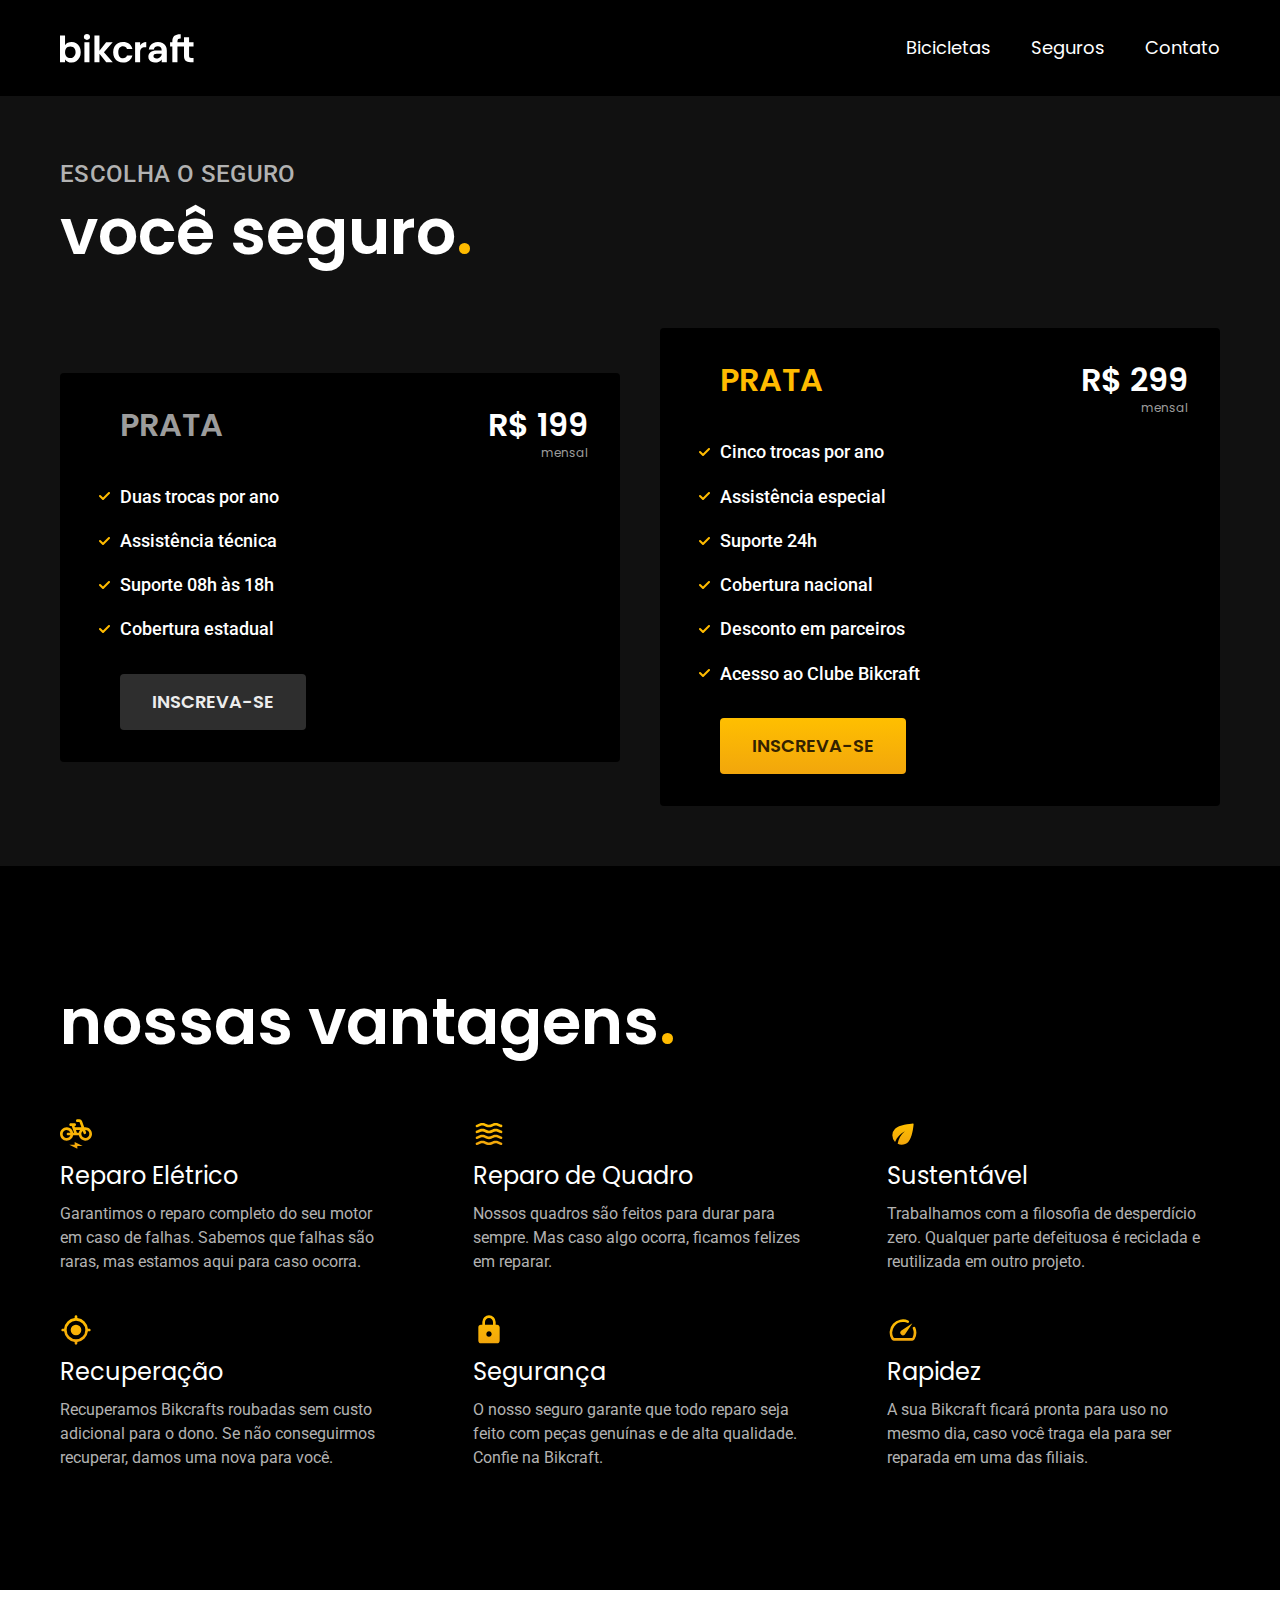
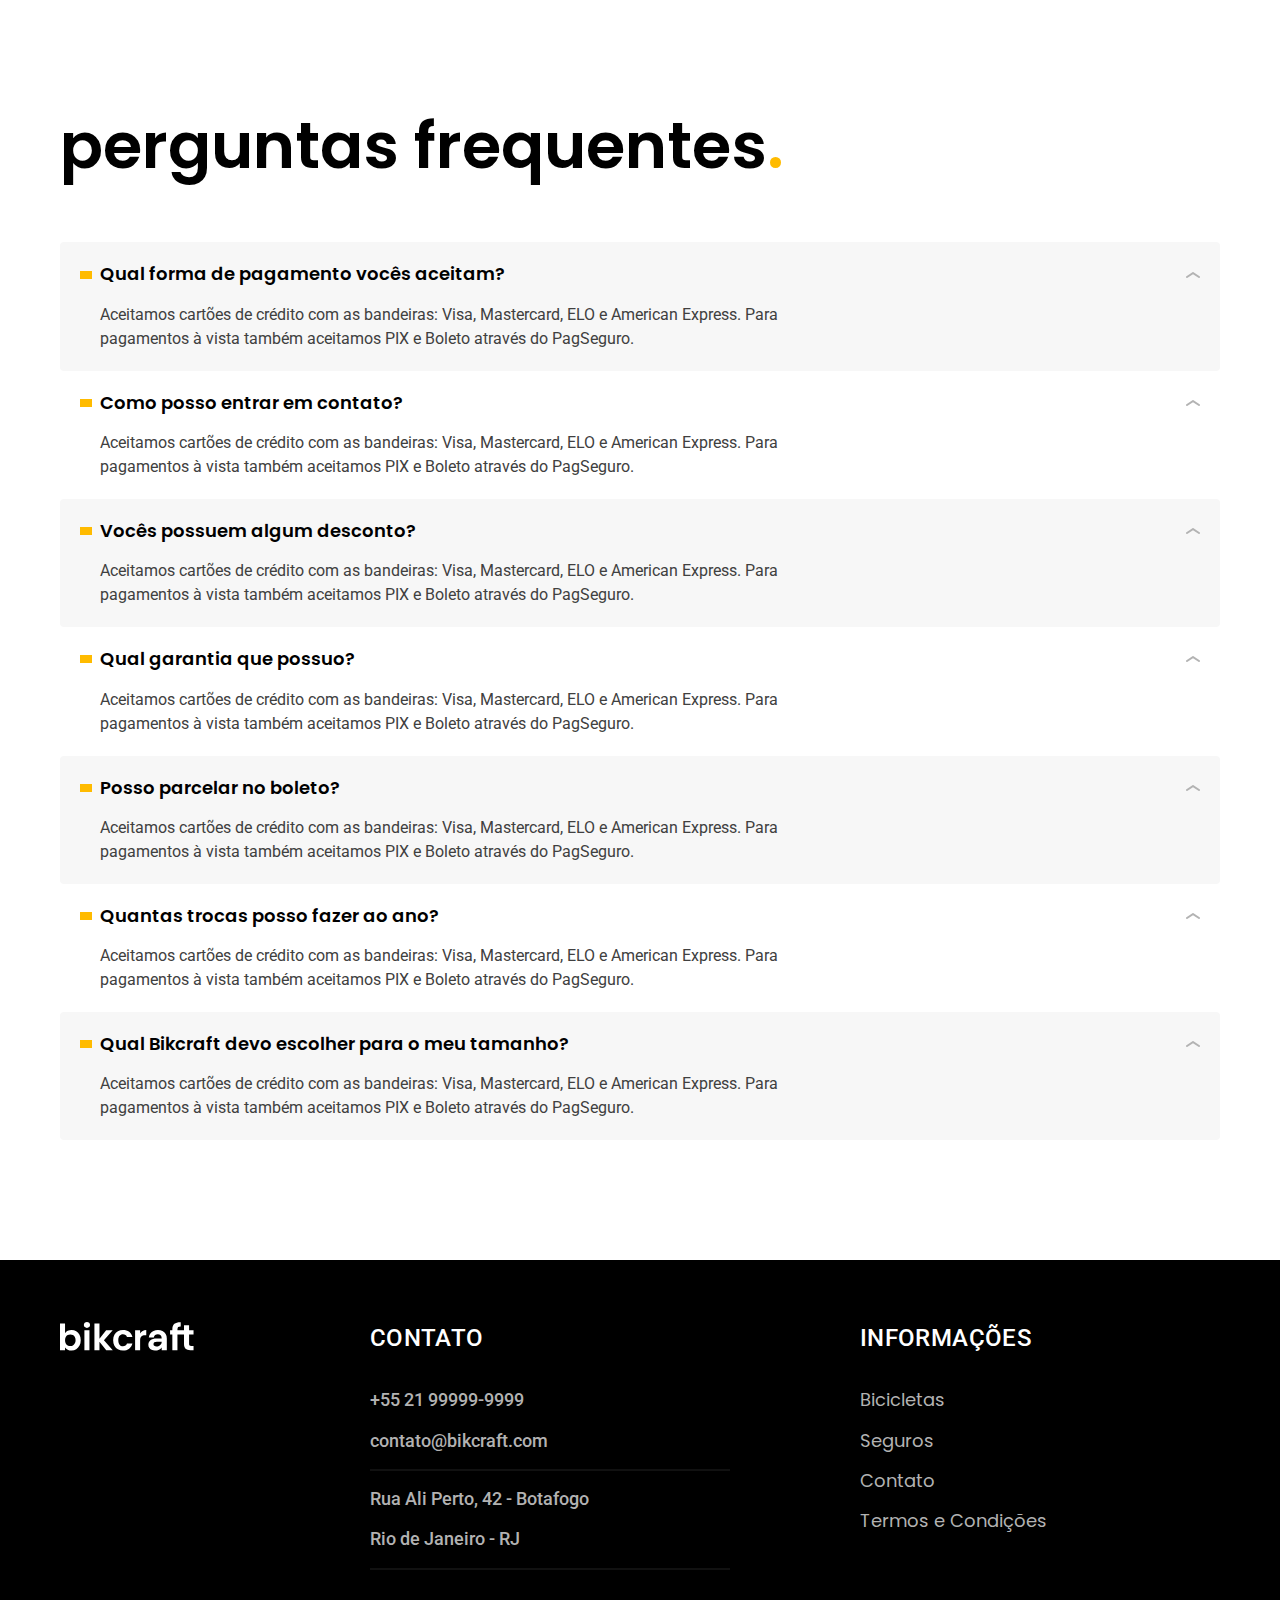
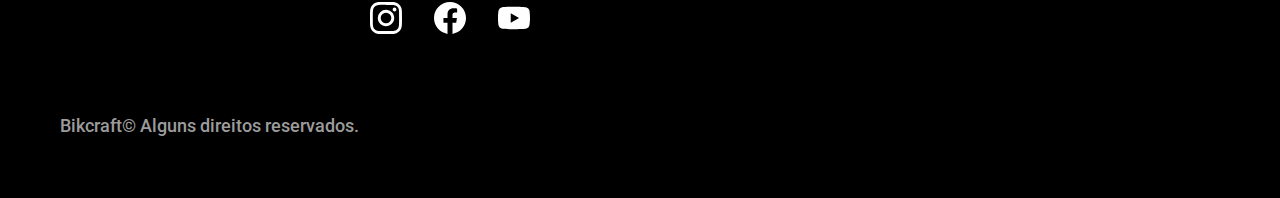
<file: seguros.html>
<!DOCTYPE html>
<html lang="pt-BR">
  <head>
    <meta charset="UTF-8" />
    <meta name="viewport" content="width=device-width, initial-scale=1.0" />
    <meta name="description" content="Seguros" />

    <!-- google fonts / typography -->
    <link rel="preconnect" href="https://fonts.googleapis.com" />
    <link rel="preconnect" href="https://fonts.gstatic.com" crossorigin />
    <link
      href="https://fonts.googleapis.com/css2?family=Merriweather:ital,wght@1,900&family=Poppins:wght@400;600&family=Roboto:wght@400;500&display=swap"
      rel="stylesheet"
    />

    <!-- css / style -->
    <link rel="stylesheet" href="./css/style.css" />

    <title>Seguros | Bikcraft</title>
  </head>
  <body id="seguros">
    <header class="header-bg">
      <div class="header container">
        <a href="./">
          <img src="./img/bikcraft.svg" alt="Bikcraft" />
        </a>

        <nav aria-label="primaria">
          <ul class="header-menu font-1-m cor-0">
            <li><a href="./bicicletas.html">Bicicletas</a></li>
            <li><a href="./seguros.html">Seguros</a></li>
            <li><a href="./contato.html">Contato</a></li>
          </ul>
        </nav>
      </div>
    </header>

    <main class="seguros-bg">
      <div class="titulo-bg">
        <div class="titulo container">
          <p class="font-2-l-b cor-5">Escolha o seguro</p>
          <h1 class="font-1-xxl cor-0">
            você seguro<span class="cor-p1">.</span>
          </h1>
        </div>
      </div>

      <div class="seguros container">
        <div class="seguros-item">
          <h3 class="font-1-xl cor-6">PRATA</h3>
          <span class="font-1-xl cor-0"
            >R$ 199 <span class="font-1-xs cor-6">mensal</span></span
          >
          <ul class="font-2-m cor-0">
            <li>Duas trocas por ano</li>
            <li>Assistência técnica</li>
            <li>Suporte 08h às 18h</li>
            <li>Cobertura estadual</li>
          </ul>
          <a class="botao secundario" href="./orcamento.html">Inscreva-se</a>
        </div>

        <div class="seguros-item">
          <h3 class="font-1-xl cor-p1">PRATA</h3>
          <span class="font-1-xl cor-0"
            >R$ 299 <span class="font-1-xs cor-6">mensal</span></span
          >
          <ul class="font-2-m cor-0">
            <li>Cinco trocas por ano</li>
            <li>Assistência especial</li>
            <li>Suporte 24h</li>
            <li>Cobertura nacional</li>
            <li>Desconto em parceiros</li>
            <li>Acesso ao Clube Bikcraft</li>
          </ul>
          <a class="botao" href="./orcamento.html">Inscreva-se</a>
        </div>
      </div>
    </main>

    <article class="vantagens-bg">
      <div class="vantagens container">
        <h2 class="font-1-xxl cor-0">
          nossas vantagens<span class="cor-p1">.</span>
        </h2>

        <ul>
          <li>
            <img src="./img/icones/eletrica.svg" alt="" />
            <h3 class="font-1-l cor-0">Reparo Elétrico</h3>
            <p class="font-2-s cor-5">
              Garantimos o reparo completo do seu motor em caso de falhas.
              Sabemos que falhas são raras, mas estamos aqui para caso ocorra.
            </p>
          </li>
          <li>
            <img src="./img/icones/carbono.svg" alt="" />
            <h3 class="font-1-l cor-0">Reparo de Quadro</h3>
            <p class="font-2-s cor-5">
              Nossos quadros são feitos para durar para sempre. Mas caso algo
              ocorra, ficamos felizes em reparar.
            </p>
          </li>

          <li>
            <img src="./img/icones/sustentavel.svg" alt="" />
            <h3 class="font-1-l cor-0">Sustentável</h3>
            <p class="font-2-s cor-5">
              Trabalhamos com a filosofia de desperdício zero. Qualquer parte
              defeituosa é reciclada e reutilizada em outro projeto.
            </p>
          </li>
          <li>
            <img src="./img/icones/rastreador.svg" alt="" />
            <h3 class="font-1-l cor-0">Recuperação</h3>
            <p class="font-2-s cor-5">
              Recuperamos Bikcrafts roubadas sem custo adicional para o dono. Se
              não conseguirmos recuperar, damos uma nova para você.
            </p>
          </li>
          <li>
            <img src="./img/icones/seguro.svg" alt="" />
            <h3 class="font-1-l cor-0">Segurança</h3>
            <p class="font-2-s cor-5">
              O nosso seguro garante que todo reparo seja feito com peças
              genuínas e de alta qualidade. Confie na Bikcraft.
            </p>
          </li>
          <li>
            <img src="./img/icones/velocidade.svg" alt="" />
            <h3 class="font-1-l cor-0">Rapidez</h3>
            <p class="font-2-s cor-5">
              A sua Bikcraft ficará pronta para uso no mesmo dia, caso você
              traga ela para ser reparada em uma das filiais.
            </p>
          </li>
        </ul>
      </div>
    </article>

    <article class="perguntas container">
      <h2 class="font-1-xxl">
        perguntas frequentes<span class="cor-p1">.</span>
      </h2>

      <dl>
        <div>
          <dt class="font-1-m-b">Qual forma de pagamento vocês aceitam?</dt>
          <dd class="font-2-s cor-9">
            Aceitamos cartões de crédito com as bandeiras: Visa, Mastercard, ELO
            e American Express. Para pagamentos à vista também aceitamos PIX e
            Boleto através do PagSeguro.
          </dd>
        </div>
        <div>
          <dt class="font-1-m-b">Como posso entrar em contato?</dt>
          <dd class="font-2-s cor-9">
            Aceitamos cartões de crédito com as bandeiras: Visa, Mastercard, ELO
            e American Express. Para pagamentos à vista também aceitamos PIX e
            Boleto através do PagSeguro.
          </dd>
        </div>
        <div>
          <dt class="font-1-m-b">Vocês possuem algum desconto?</dt>
          <dd class="font-2-s cor-9">
            Aceitamos cartões de crédito com as bandeiras: Visa, Mastercard, ELO
            e American Express. Para pagamentos à vista também aceitamos PIX e
            Boleto através do PagSeguro.
          </dd>
        </div>
        <div>
          <dt class="font-1-m-b">Qual garantia que possuo?</dt>
          <dd class="font-2-s cor-9">
            Aceitamos cartões de crédito com as bandeiras: Visa, Mastercard, ELO
            e American Express. Para pagamentos à vista também aceitamos PIX e
            Boleto através do PagSeguro.
          </dd>
        </div>
        <div>
          <dt class="font-1-m-b">Posso parcelar no boleto?</dt>
          <dd class="font-2-s cor-9">
            Aceitamos cartões de crédito com as bandeiras: Visa, Mastercard, ELO
            e American Express. Para pagamentos à vista também aceitamos PIX e
            Boleto através do PagSeguro.
          </dd>
        </div>
        <div>
          <dt class="font-1-m-b">Quantas trocas posso fazer ao ano?</dt>
          <dd class="font-2-s cor-9">
            Aceitamos cartões de crédito com as bandeiras: Visa, Mastercard, ELO
            e American Express. Para pagamentos à vista também aceitamos PIX e
            Boleto através do PagSeguro.
          </dd>
        </div>
        <div>
          <dt class="font-1-m-b">
            Qual Bikcraft devo escolher para o meu tamanho?
          </dt>
          <dd class="font-2-s cor-9">
            Aceitamos cartões de crédito com as bandeiras: Visa, Mastercard, ELO
            e American Express. Para pagamentos à vista também aceitamos PIX e
            Boleto através do PagSeguro.
          </dd>
        </div>
      </dl>
    </article>

    <footer class="footer-bg">
      <div class="footer container">
        <img src="./img/bikcraft.svg" alt="Bikcraft" />
        <div class="footer-contato">
          <h3 class="font-2-l-b cor-0">Contato</h3>
          <ul class="font-2-m cor-5">
            <li><a href="tel:+5521999999999">+55 21 99999-9999</a></li>
            <li>
              <a href="mailto:contato@bikcraft.com">contato@bikcraft.com</a>
            </li>
            <li>Rua Ali Perto, 42 - Botafogo</li>
            <li>Rio de Janeiro - RJ</li>
          </ul>
          <div class="footer-redes">
            <a href="./">
              <img src="./img/redes/instagram.svg" alt="Instagram" />
            </a>
            <a href="./">
              <img src="./img/redes/facebook.svg" alt="Facebook" />
            </a>
            <a href="./">
              <img src="./img/redes/youtube.svg" alt="Youtube" />
            </a>
          </div>
        </div>
        <div class="footer-informacoes">
          <h3 class="font-2-l-b cor-0">Informações</h3>
          <nav>
            <ul class="font-1-m cor-5">
              <li><a href="./bicicletas.html">Bicicletas</a></li>
              <li><a href="./seguros.html">Seguros</a></li>
              <li><a href="./contato.html">Contato</a></li>
              <li><a href="./termos.html">Termos e Condições</a></li>
            </ul>
          </nav>
        </div>
        <p class="footer-copy font-2-m cor-6">
          Bikcraft© Alguns direitos reservados.
        </p>
      </div>
    </footer>
  </body>
</html>
</file>
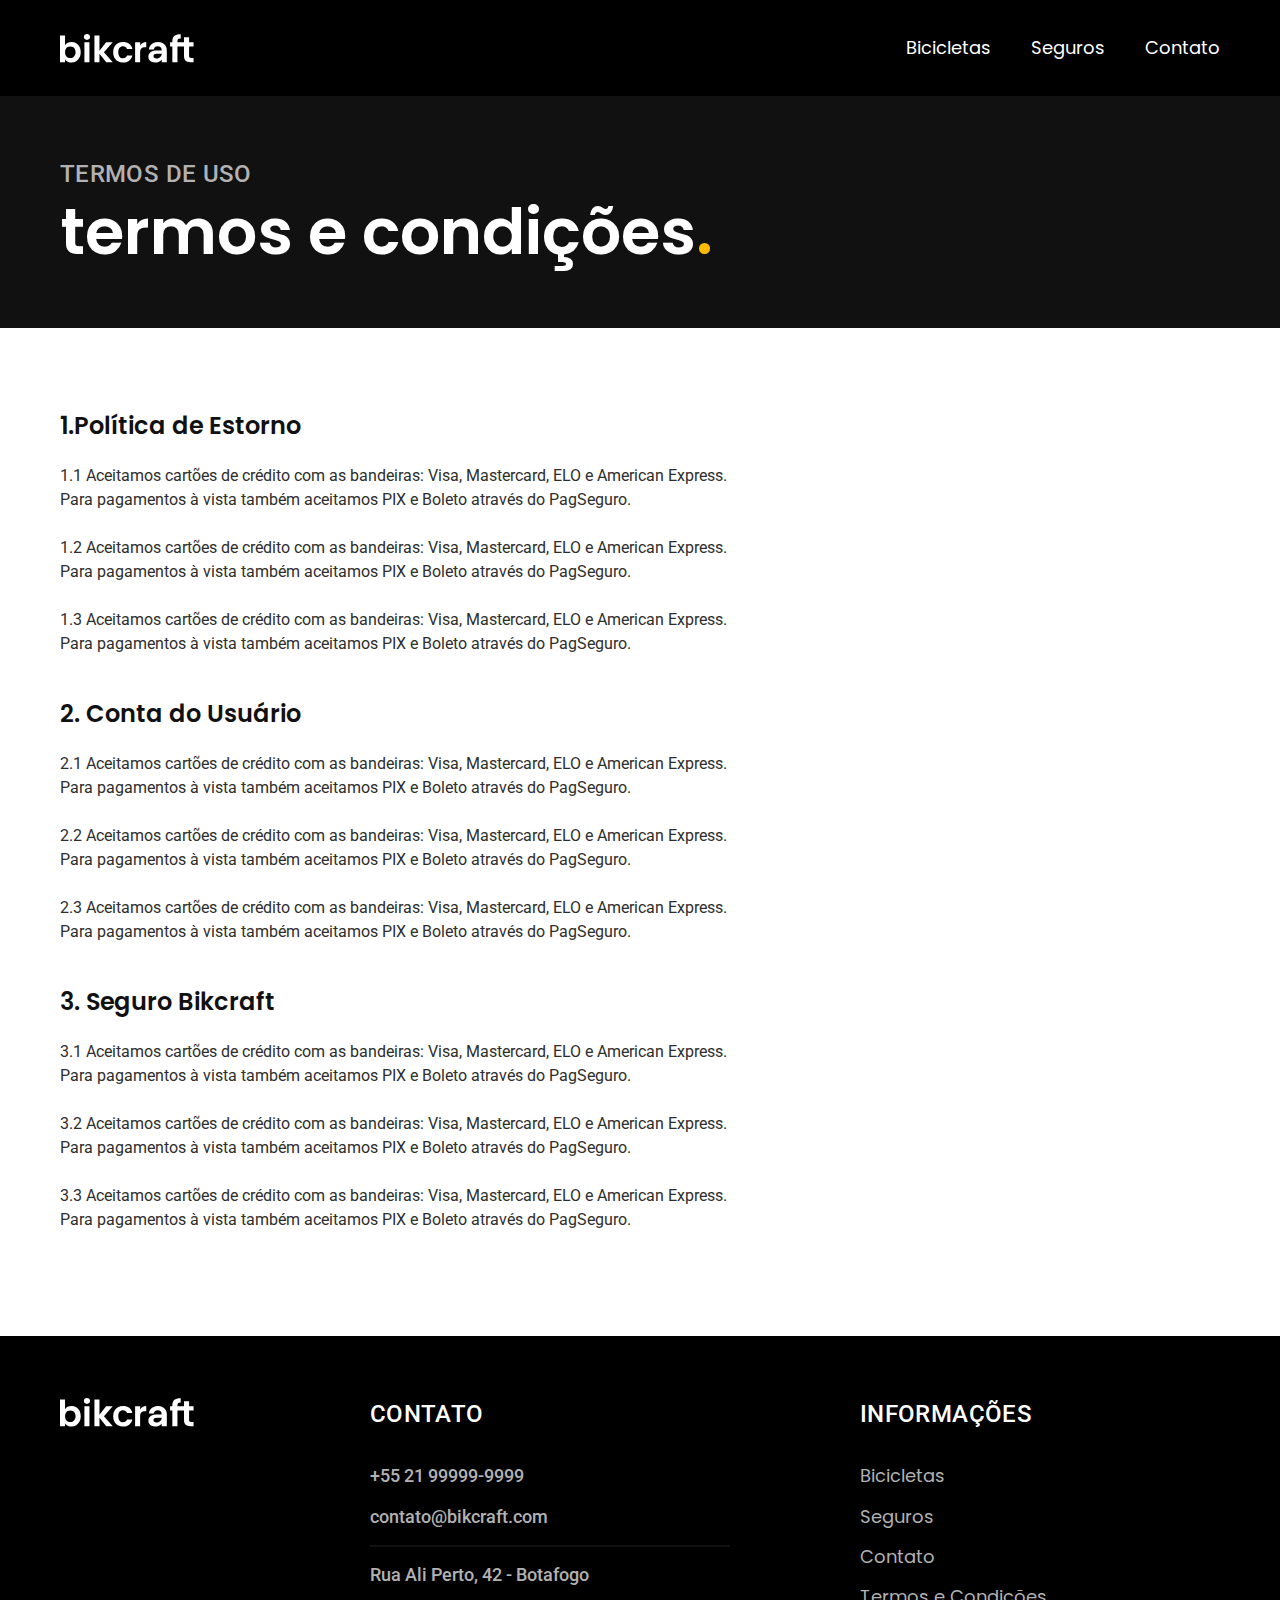
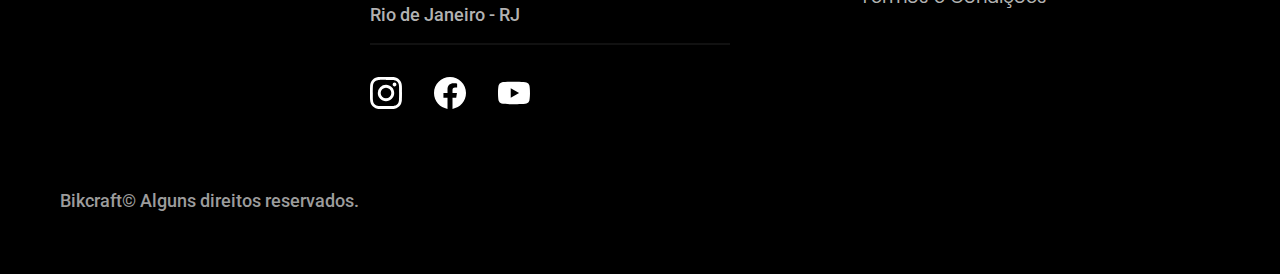
<file: termos.html>
<!DOCTYPE html>
<html lang="pt-BR">
  <head>
    <meta charset="UTF-8" />
    <meta name="viewport" content="width=device-width, initial-scale=1.0" />
    <meta name="description" content="Termos e condições" />

    <!-- google fonts / typography -->
    <link rel="preconnect" href="https://fonts.googleapis.com" />
    <link rel="preconnect" href="https://fonts.gstatic.com" crossorigin />
    <link
      href="https://fonts.googleapis.com/css2?family=Merriweather:ital,wght@1,900&family=Poppins:wght@400;600&family=Roboto:wght@400;500&display=swap"
      rel="stylesheet"
    />

    <!-- css / style -->
    <link rel="stylesheet" href="./css/style.css" />

    <title>Termos e Condições | Bikcraft</title>
  </head>
  <body id="termos">
    <header class="header-bg">
      <div class="header container">
        <a href="./">
          <img src="./img/bikcraft.svg" alt="Bikcraft" />
        </a>

        <nav aria-label="primaria">
          <ul class="header-menu font-1-m cor-0">
            <li><a href="./bicicletas.html">Bicicletas</a></li>
            <li><a href="./seguros.html">Seguros</a></li>
            <li><a href="./contato.html">Contato</a></li>
          </ul>
        </nav>
      </div>
    </header>

    <main>
      <div class="titulo-bg">
        <div class="titulo container">
          <p class="font-2-l-b cor-5">Termos de uso</p>
          <h1 class="font-1-xxl cor-0">
            termos e condições<span class="cor-p1">.</span>
          </h1>
        </div>
      </div>

      <div class="termos container font-2-s cor-10">
        <h2 class="font-1-l cor-11">1.Política de Estorno</h2>
        <p>
          1.1 Aceitamos cartões de crédito com as bandeiras: Visa, Mastercard,
          ELO e American Express. Para pagamentos à vista também aceitamos PIX e
          Boleto através do PagSeguro.
        </p>
        <p>
          1.2 Aceitamos cartões de crédito com as bandeiras: Visa, Mastercard,
          ELO e American Express. Para pagamentos à vista também aceitamos PIX e
          Boleto através do PagSeguro.
        </p>
        <p>
          1.3 Aceitamos cartões de crédito com as bandeiras: Visa, Mastercard,
          ELO e American Express. Para pagamentos à vista também aceitamos PIX e
          Boleto através do PagSeguro.
        </p>

        <h2 class="font-1-l cor-11">2. Conta do Usuário</h2>
        <p>
          2.1 Aceitamos cartões de crédito com as bandeiras: Visa, Mastercard,
          ELO e American Express. Para pagamentos à vista também aceitamos PIX e
          Boleto através do PagSeguro.
        </p>
        <p>
          2.2 Aceitamos cartões de crédito com as bandeiras: Visa, Mastercard,
          ELO e American Express. Para pagamentos à vista também aceitamos PIX e
          Boleto através do PagSeguro.
        </p>
        <p>
          2.3 Aceitamos cartões de crédito com as bandeiras: Visa, Mastercard,
          ELO e American Express. Para pagamentos à vista também aceitamos PIX e
          Boleto através do PagSeguro.
        </p>

        <h2 class="font-1-l cor-11">3. Seguro Bikcraft</h2>
        <p>
          3.1 Aceitamos cartões de crédito com as bandeiras: Visa, Mastercard,
          ELO e American Express. Para pagamentos à vista também aceitamos PIX e
          Boleto através do PagSeguro.
        </p>
        <p>
          3.2 Aceitamos cartões de crédito com as bandeiras: Visa, Mastercard,
          ELO e American Express. Para pagamentos à vista também aceitamos PIX e
          Boleto através do PagSeguro.
        </p>
        <p>
          3.3 Aceitamos cartões de crédito com as bandeiras: Visa, Mastercard,
          ELO e American Express. Para pagamentos à vista também aceitamos PIX e
          Boleto através do PagSeguro.
        </p>
      </div>
    </main>

    <footer class="footer-bg">
      <div class="footer container">
        <img src="./img/bikcraft.svg" alt="Bikcraft" />
        <div class="footer-contato">
          <h3 class="font-2-l-b cor-0">Contato</h3>
          <ul class="font-2-m cor-5">
            <li><a href="tel:+5521999999999">+55 21 99999-9999</a></li>
            <li>
              <a href="mailto:contato@bikcraft.com">contato@bikcraft.com</a>
            </li>
            <li>Rua Ali Perto, 42 - Botafogo</li>
            <li>Rio de Janeiro - RJ</li>
          </ul>
          <div class="footer-redes">
            <a href="./">
              <img src="./img/redes/instagram.svg" alt="Instagram" />
            </a>
            <a href="./">
              <img src="./img/redes/facebook.svg" alt="Facebook" />
            </a>
            <a href="./">
              <img src="./img/redes/youtube.svg" alt="Youtube" />
            </a>
          </div>
        </div>
        <div class="footer-informacoes">
          <h3 class="font-2-l-b cor-0">Informações</h3>
          <nav>
            <ul class="font-1-m cor-5">
              <li><a href="./bicicletas.html">Bicicletas</a></li>
              <li><a href="./seguros.html">Seguros</a></li>
              <li><a href="./contato.html">Contato</a></li>
              <li><a href="./termos.html">Termos e Condições</a></li>
            </ul>
          </nav>
        </div>
        <p class="footer-copy font-2-m cor-6">
          Bikcraft© Alguns direitos reservados.
        </p>
      </div>
    </footer>
  </body>
</html>
</file>
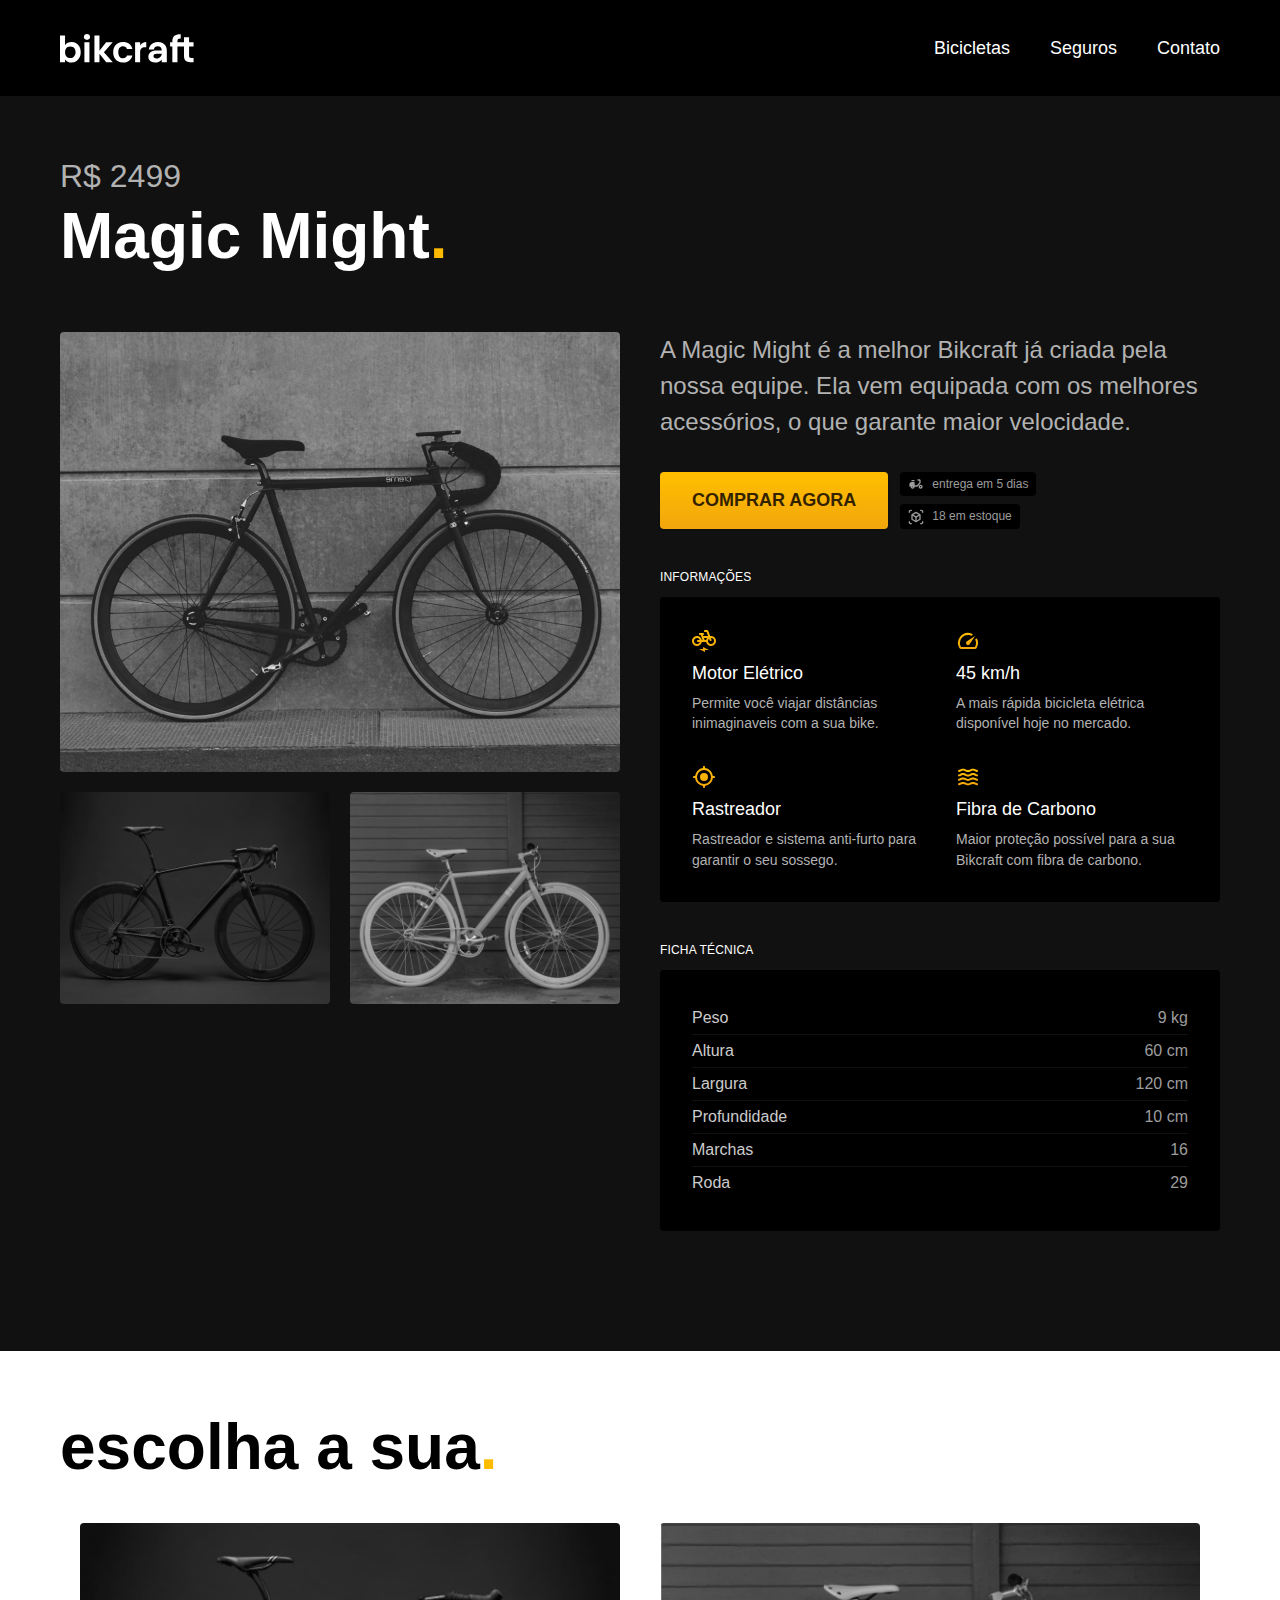
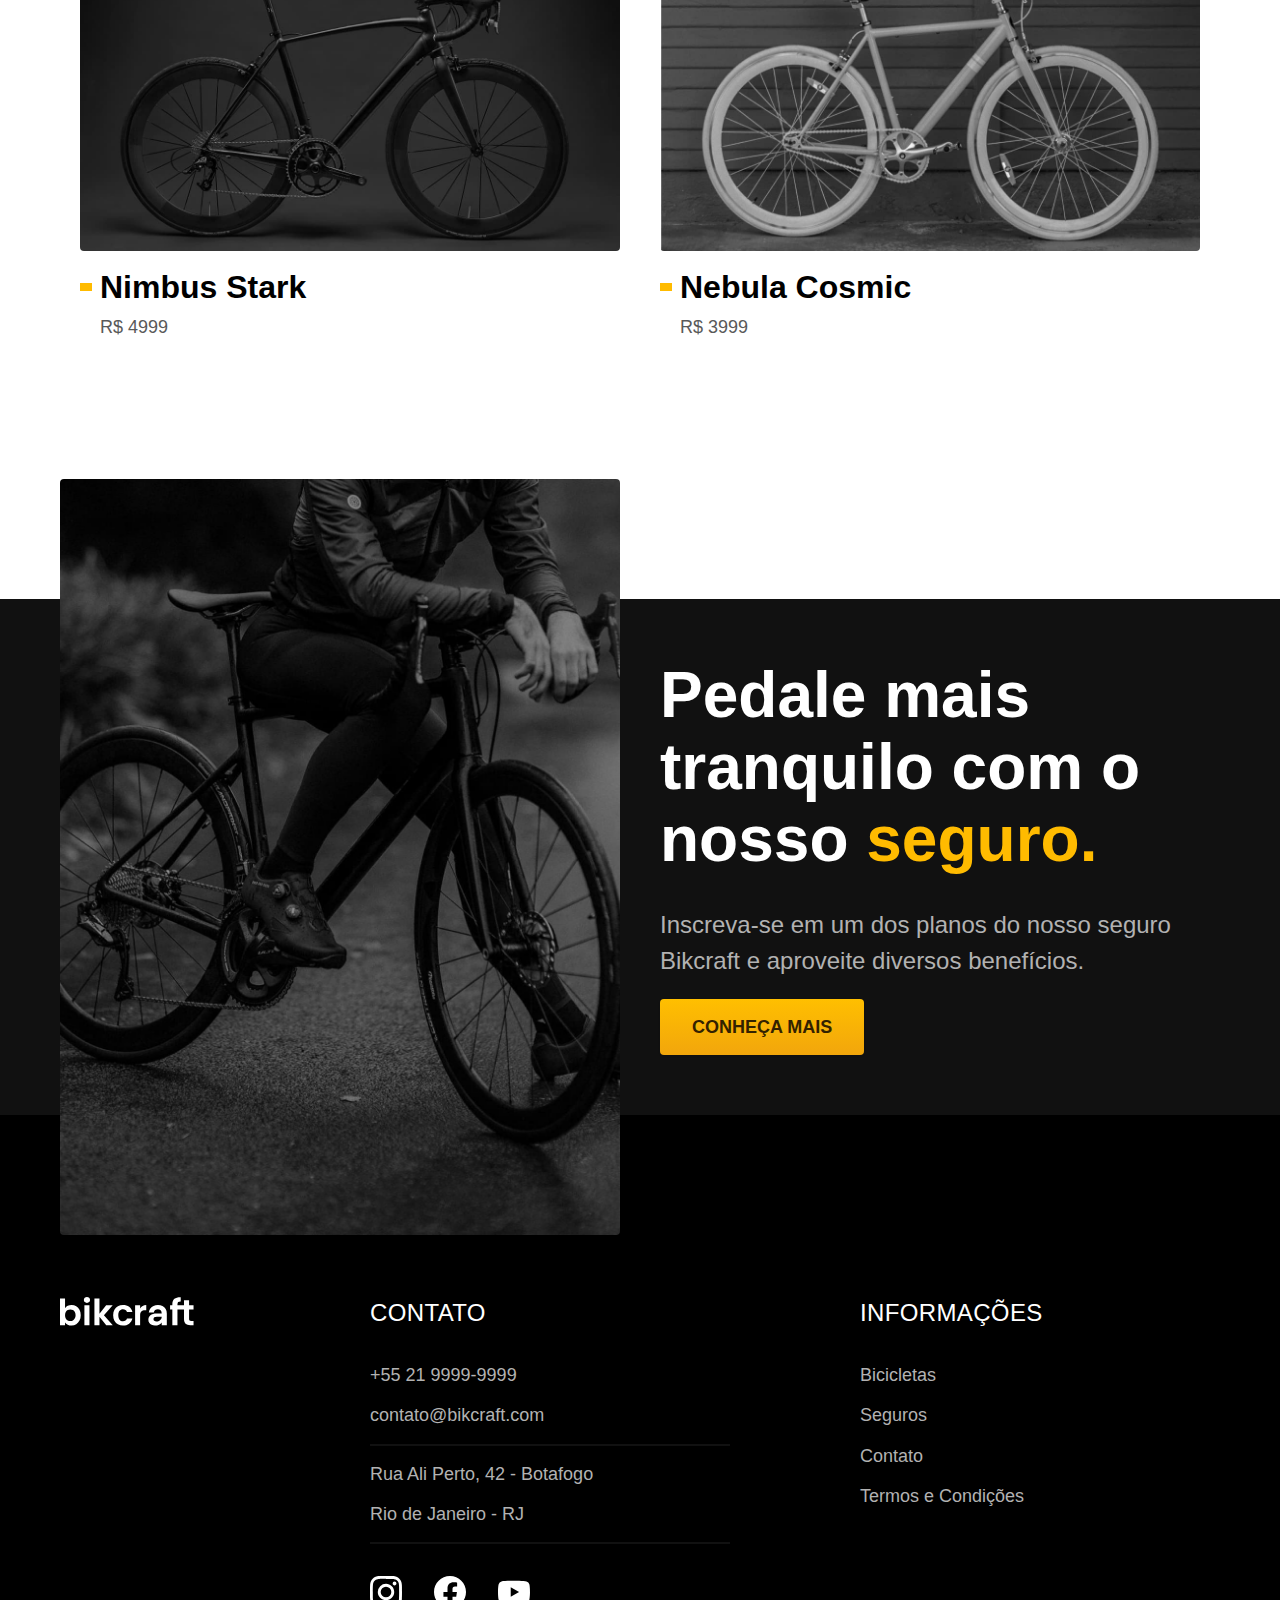
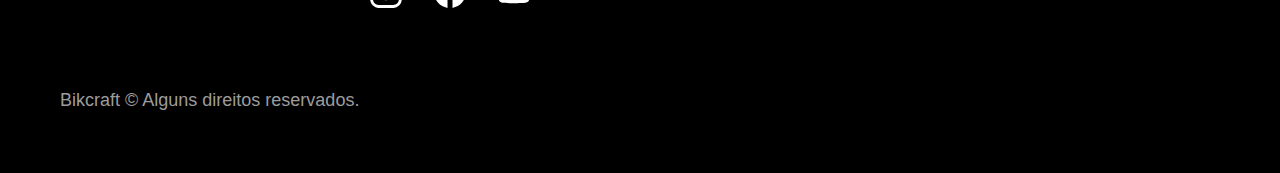
<file: bicicletas/magic.html>
<!DOCTYPE html>
<html lang="pt-br">
  <head>
    <meta charset="UTF-8" />
    <meta name="viewport" content="width=device-width, initial-scale=1.0" />

    <title>Magic | Bikcraft</title>
    <meta name="description" content="Magic." />

    <link rel="preload" href="../css/style.css" as="style" />
    <link rel="stylesheet" href="../css/style.css" />
  </head>

  <body id="bicicleta">
    <header class="header-bg">
      <div class="header container">
        <a href="../">
          <img src="../img/bikcraft.svg" alt="Bikcraft" />
        </a>

        <nav aria-label="primaria">
          <ul class="header-menu font-1-m cor-0">
            <li><a href="../bicicletas.html">Bicicletas</a></li>
            <li><a href="../seguros.html">Seguros</a></li>
            <li><a href="../contato.html">Contato</a></li>
          </ul>
        </nav>
      </div>
    </header>

    <main class="titulo-bg">
      <div>
        <div class="titulo container">
          <p class="font-2-xl cor-5">R$ 2499</p>
          <h1 class="font-1-xxl cor-0">
            Magic Might<span class="cor-p1">.</span>
          </h1>
        </div>
      </div>
      <div class="bicicleta container">
        <div class="bicicleta-imagens">
          <img src="../img/bike/nimbus2.jpg" alt="" />
          <img src="../img/bike/nimbus1.jpg" alt="" />
          <img src="../img/bike/nimbus3.jpg" alt="" />
        </div>
        <div class="bicicleta-conteudo">
          <p class="font-2-l cor-5">
            A Magic Might é a melhor Bikcraft já criada pela nossa equipe. Ela
            vem equipada com os melhores acessórios, o que garante maior
            velocidade.
          </p>
          <div class="bicicleta-comprar">
            <a class="botao" href="../orcamento.html">Comprar Agora</a>
            <span class="font-1-xs cor-6"
              ><img src="../img/icones/entrega.svg" alt="" /> entrega em 5
              dias</span
            >
            <span class="font-1-xs cor-6"
              ><img src="../img/icones/estoque.svg" alt="" /> 18 em
              estoque</span
            >
          </div>

          <h2 class="font-1-xs cor-0">Informações</h2>
          <ul class="bicicleta-informacoes">
            <li>
              <img src="../img/icones/eletrica.svg" alt="" />
              <h3 class="font-1-m cor-0">Motor Elétrico</h3>
              <p class="font-2-xs cor-5">
                Permite você viajar distâncias inimaginaveis com a sua bike.
              </p>
            </li>
            <li>
              <img src="../img/icones/velocidade.svg" alt="" />
              <h3 class="font-1-m cor-0">45 km/h</h3>
              <p class="font-2-xs cor-5">
                A mais rápida bicicleta elétrica disponível hoje no mercado.
              </p>
            </li>
            <li>
              <img src="../img/icones/rastreador.svg" alt="" />
              <h3 class="font-1-m cor-0">Rastreador</h3>
              <p class="font-2-xs cor-5">
                Rastreador e sistema anti-furto para garantir o seu sossego.
              </p>
            </li>
            <li>
              <img src="../img/icones/carbono.svg" alt="" />
              <h3 class="font-1-m cor-0">Fibra de Carbono</h3>
              <p class="font-2-xs cor-5">
                Maior proteção possível para a sua Bikcraft com fibra de
                carbono.
              </p>
            </li>
          </ul>
          <h2 class="font-1-xs cor-0">Ficha Técnica</h2>
          <ul class="bicicleta-ficha font-2-s cor-4">
            <li>Peso <span>9 kg</span></li>
            <li>Altura <span>60 cm</span></li>
            <li>Largura <span>120 cm</span></li>
            <li>Profundidade <span>10 cm</span></li>
            <li>Marchas <span>16</span></li>
            <li>Roda <span>29</span></li>
          </ul>
        </div>
      </div>
    </main>

    <article class="bicicletas-lista container">
      <h2 class="font-1-xxl">escolha a sua<span class="cor-p1">.</span></h2>

      <ul>
        <li>
          <a href="./nimbus.html">
            <img src="../img/bikes/nimbus.jpg" alt="Bicicleta preta" />
            <h3 class="font-1-xl">Nimbus Stark</h3>
            <span class="font-2-m cor-8">R$ 4999</span>
          </a>
        </li>
        <li>
          <a href="./nebula.html">
            <img src="../img/bikes/nebula.jpg" alt="Bicicleta preta" />
            <h3 class="font-1-xl">Nebula Cosmic</h3>
            <span class="font-2-m cor-8">R$ 3999</span>
          </a>
        </li>
      </ul>
    </article>

    <article class="seguro-bg">
      <div class="seguro container">
        <div class="seguro-imagem">
          <img
            src="../img/fotos/seguros.jpg"
            alt="Pessoa parada em cima de uma bicicleta."
          />
        </div>
        <div class="seguro-conteudo">
          <h2 class="font-1-xxl cor-0">
            Pedale mais tranquilo com o nosso
            <span class="cor-p1">seguro.</span>
          </h2>
          <p class="font-2-l cor-5">
            Inscreva-se em um dos planos do nosso seguro Bikcraft e aproveite
            diversos benefícios.
          </p>
          <a class="botao" href="../seguros.html">Conheça Mais</a>
        </div>
      </div>
    </article>

    <footer class="footer-bg">
      <div class="footer container">
        <img src="../img/bikcraft.svg" alt="Bikcraft" />
        <div class="footer-contato">
          <h3 class="font-2-l-b cor-0">Contato</h3>
          <ul class="font-2-m cor-5">
            <li><a href="tel:+552199999999">+55 21 9999-9999</a></li>
            <li>
              <a href="mailto:contato@bikcraft.com">contato@bikcraft.com</a>
            </li>
            <li>Rua Ali Perto, 42 - Botafogo</li>
            <li>Rio de Janeiro - RJ</li>
          </ul>
          <div class="footer-redes">
            <a href="../">
              <img src="../img/redes/instagram.svg" alt="Instagram" />
            </a>
            <a href="../">
              <img src="../img/redes/facebook.svg" alt="Facebook" />
            </a>
            <a href="../">
              <img src="../img/redes/youtube.svg" alt="Youtube" />
            </a>
          </div>
        </div>
        <div class="footer-informacoes">
          <h3 class="font-2-l-b cor-0">Informações</h3>
          <nav>
            <ul class="font-1-m cor-5">
              <li><a href="../bicicletas.html">Bicicletas</a></li>
              <li><a href="../seguros.html">Seguros</a></li>
              <li><a href="../contato.html">Contato</a></li>
              <li><a href="../termos.html">Termos e Condições</a></li>
            </ul>
          </nav>
        </div>
        <p class="footer-copy font-2-m cor-6">
          Bikcraft © Alguns direitos reservados.
        </p>
      </div>
    </footer>
  </body>
</html>
</file>
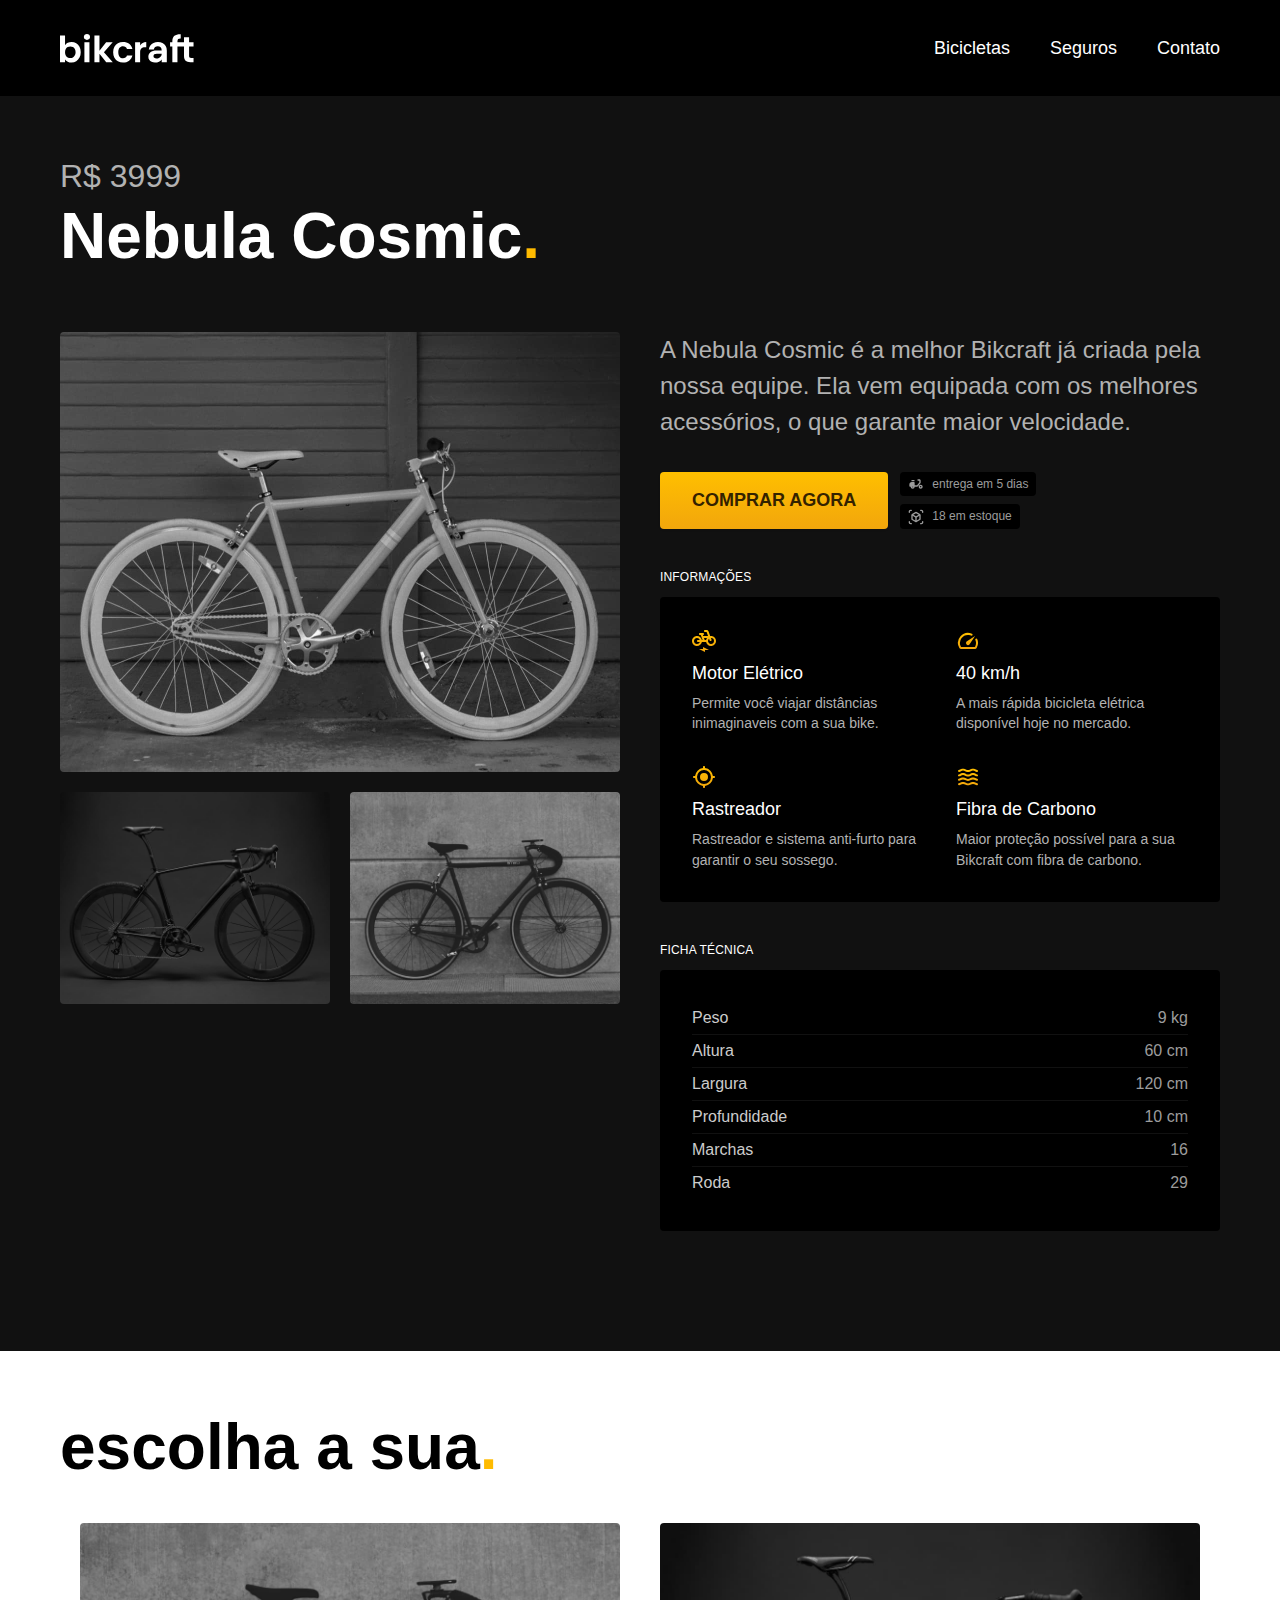
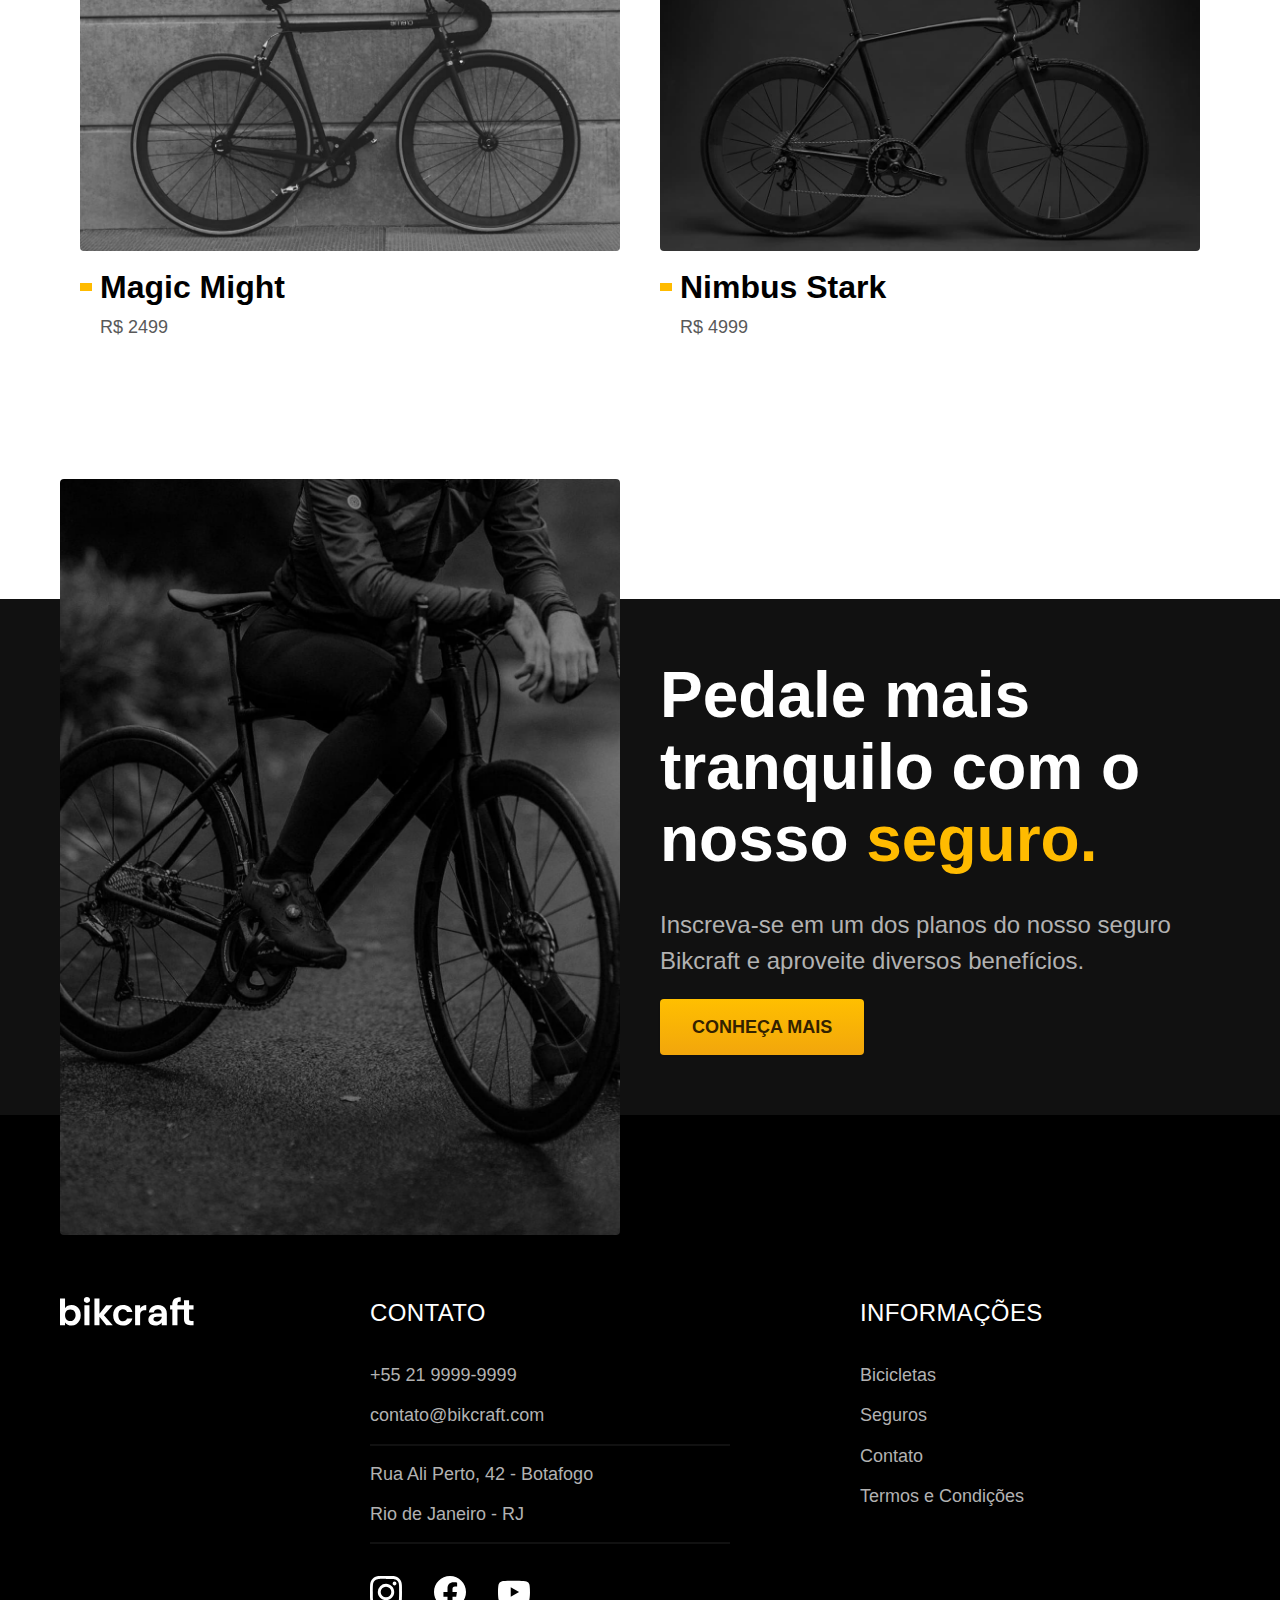
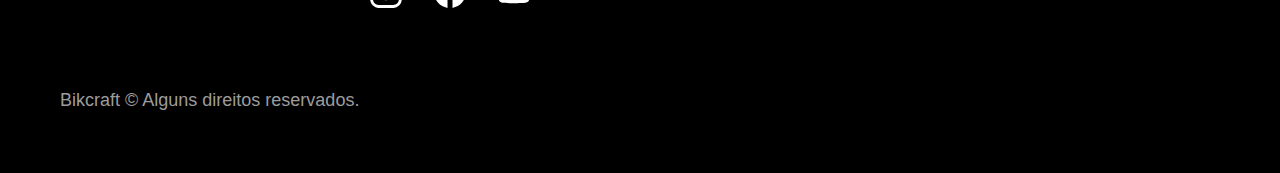
<file: bicicletas/nebula.html>
<!DOCTYPE html>
<html lang="pt-br">
  <head>
    <meta charset="UTF-8" />
    <meta name="viewport" content="width=device-width, initial-scale=1.0" />

    <title>Nebula | Bikcraft</title>
    <meta name="description" content="Nebula." />

    <link rel="preload" href="../css/style.css" as="style" />
    <link rel="stylesheet" href="../css/style.css" />
  </head>

  <body id="bicicleta">
    <header class="header-bg">
      <div class="header container">
        <a href="../">
          <img src="../img/bikcraft.svg" alt="Bikcraft" />
        </a>

        <nav aria-label="primaria">
          <ul class="header-menu font-1-m cor-0">
            <li><a href="../bicicletas.html">Bicicletas</a></li>
            <li><a href="../seguros.html">Seguros</a></li>
            <li><a href="../contato.html">Contato</a></li>
          </ul>
        </nav>
      </div>
    </header>

    <main class="titulo-bg">
      <div>
        <div class="titulo container">
          <p class="font-2-xl cor-5">R$ 3999</p>
          <h1 class="font-1-xxl cor-0">
            Nebula Cosmic<span class="cor-p1">.</span>
          </h1>
        </div>
      </div>
      <div class="bicicleta container">
        <div class="bicicleta-imagens">
          <img src="../img/bike/nimbus3.jpg" alt="" />
          <img src="../img/bike/nimbus1.jpg" alt="" />
          <img src="../img/bike/nimbus2.jpg" alt="" />
        </div>
        <div class="bicicleta-conteudo">
          <p class="font-2-l cor-5">
            A Nebula Cosmic é a melhor Bikcraft já criada pela nossa equipe. Ela
            vem equipada com os melhores acessórios, o que garante maior
            velocidade.
          </p>
          <div class="bicicleta-comprar">
            <a class="botao" href="../orcamento.html">Comprar Agora</a>
            <span class="font-1-xs cor-6"
              ><img src="../img/icones/entrega.svg" alt="" /> entrega em 5
              dias</span
            >
            <span class="font-1-xs cor-6"
              ><img src="../img/icones/estoque.svg" alt="" /> 18 em
              estoque</span
            >
          </div>

          <h2 class="font-1-xs cor-0">Informações</h2>
          <ul class="bicicleta-informacoes">
            <li>
              <img src="../img/icones/eletrica.svg" alt="" />
              <h3 class="font-1-m cor-0">Motor Elétrico</h3>
              <p class="font-2-xs cor-5">
                Permite você viajar distâncias inimaginaveis com a sua bike.
              </p>
            </li>
            <li>
              <img src="../img/icones/velocidade.svg" alt="" />
              <h3 class="font-1-m cor-0">40 km/h</h3>
              <p class="font-2-xs cor-5">
                A mais rápida bicicleta elétrica disponível hoje no mercado.
              </p>
            </li>
            <li>
              <img src="../img/icones/rastreador.svg" alt="" />
              <h3 class="font-1-m cor-0">Rastreador</h3>
              <p class="font-2-xs cor-5">
                Rastreador e sistema anti-furto para garantir o seu sossego.
              </p>
            </li>
            <li>
              <img src="../img/icones/carbono.svg" alt="" />
              <h3 class="font-1-m cor-0">Fibra de Carbono</h3>
              <p class="font-2-xs cor-5">
                Maior proteção possível para a sua Bikcraft com fibra de
                carbono.
              </p>
            </li>
          </ul>
          <h2 class="font-1-xs cor-0">Ficha Técnica</h2>
          <ul class="bicicleta-ficha font-2-s cor-4">
            <li>Peso <span>9 kg</span></li>
            <li>Altura <span>60 cm</span></li>
            <li>Largura <span>120 cm</span></li>
            <li>Profundidade <span>10 cm</span></li>
            <li>Marchas <span>16</span></li>
            <li>Roda <span>29</span></li>
          </ul>
        </div>
      </div>
    </main>

    <article class="bicicletas-lista container">
      <h2 class="font-1-xxl">escolha a sua<span class="cor-p1">.</span></h2>

      <ul>
        <li>
          <a href="./magic.html">
            <img src="../img/bikes/magic.jpg" alt="Bicicleta preta" />
            <h3 class="font-1-xl">Magic Might</h3>
            <span class="font-2-m cor-8">R$ 2499</span>
          </a>
        </li>
        <li>
          <a href="./nimbus.html">
            <img src="../img/bikes/nimbus.jpg" alt="Bicicleta preta" />
            <h3 class="font-1-xl">Nimbus Stark</h3>
            <span class="font-2-m cor-8">R$ 4999</span>
          </a>
        </li>
      </ul>
    </article>

    <article class="seguro-bg">
      <div class="seguro container">
        <div class="seguro-imagem">
          <img
            src="../img/fotos/seguros.jpg"
            alt="Pessoa parada em cima de uma bicicleta."
          />
        </div>
        <div class="seguro-conteudo">
          <h2 class="font-1-xxl cor-0">
            Pedale mais tranquilo com o nosso
            <span class="cor-p1">seguro.</span>
          </h2>
          <p class="font-2-l cor-5">
            Inscreva-se em um dos planos do nosso seguro Bikcraft e aproveite
            diversos benefícios.
          </p>
          <a class="botao" href="../seguros.html">Conheça Mais</a>
        </div>
      </div>
    </article>

    <footer class="footer-bg">
      <div class="footer container">
        <img src="../img/bikcraft.svg" alt="Bikcraft" />
        <div class="footer-contato">
          <h3 class="font-2-l-b cor-0">Contato</h3>
          <ul class="font-2-m cor-5">
            <li><a href="tel:+552199999999">+55 21 9999-9999</a></li>
            <li>
              <a href="mailto:contato@bikcraft.com">contato@bikcraft.com</a>
            </li>
            <li>Rua Ali Perto, 42 - Botafogo</li>
            <li>Rio de Janeiro - RJ</li>
          </ul>
          <div class="footer-redes">
            <a href="../">
              <img src="../img/redes/instagram.svg" alt="Instagram" />
            </a>
            <a href="../">
              <img src="../img/redes/facebook.svg" alt="Facebook" />
            </a>
            <a href="../">
              <img src="../img/redes/youtube.svg" alt="Youtube" />
            </a>
          </div>
        </div>
        <div class="footer-informacoes">
          <h3 class="font-2-l-b cor-0">Informações</h3>
          <nav>
            <ul class="font-1-m cor-5">
              <li><a href="../bicicletas.html">Bicicletas</a></li>
              <li><a href="../seguros.html">Seguros</a></li>
              <li><a href="../contato.html">Contato</a></li>
              <li><a href="../termos.html">Termos e Condições</a></li>
            </ul>
          </nav>
        </div>
        <p class="footer-copy font-2-m cor-6">
          Bikcraft © Alguns direitos reservados.
        </p>
      </div>
    </footer>
  </body>
</html>
</file>
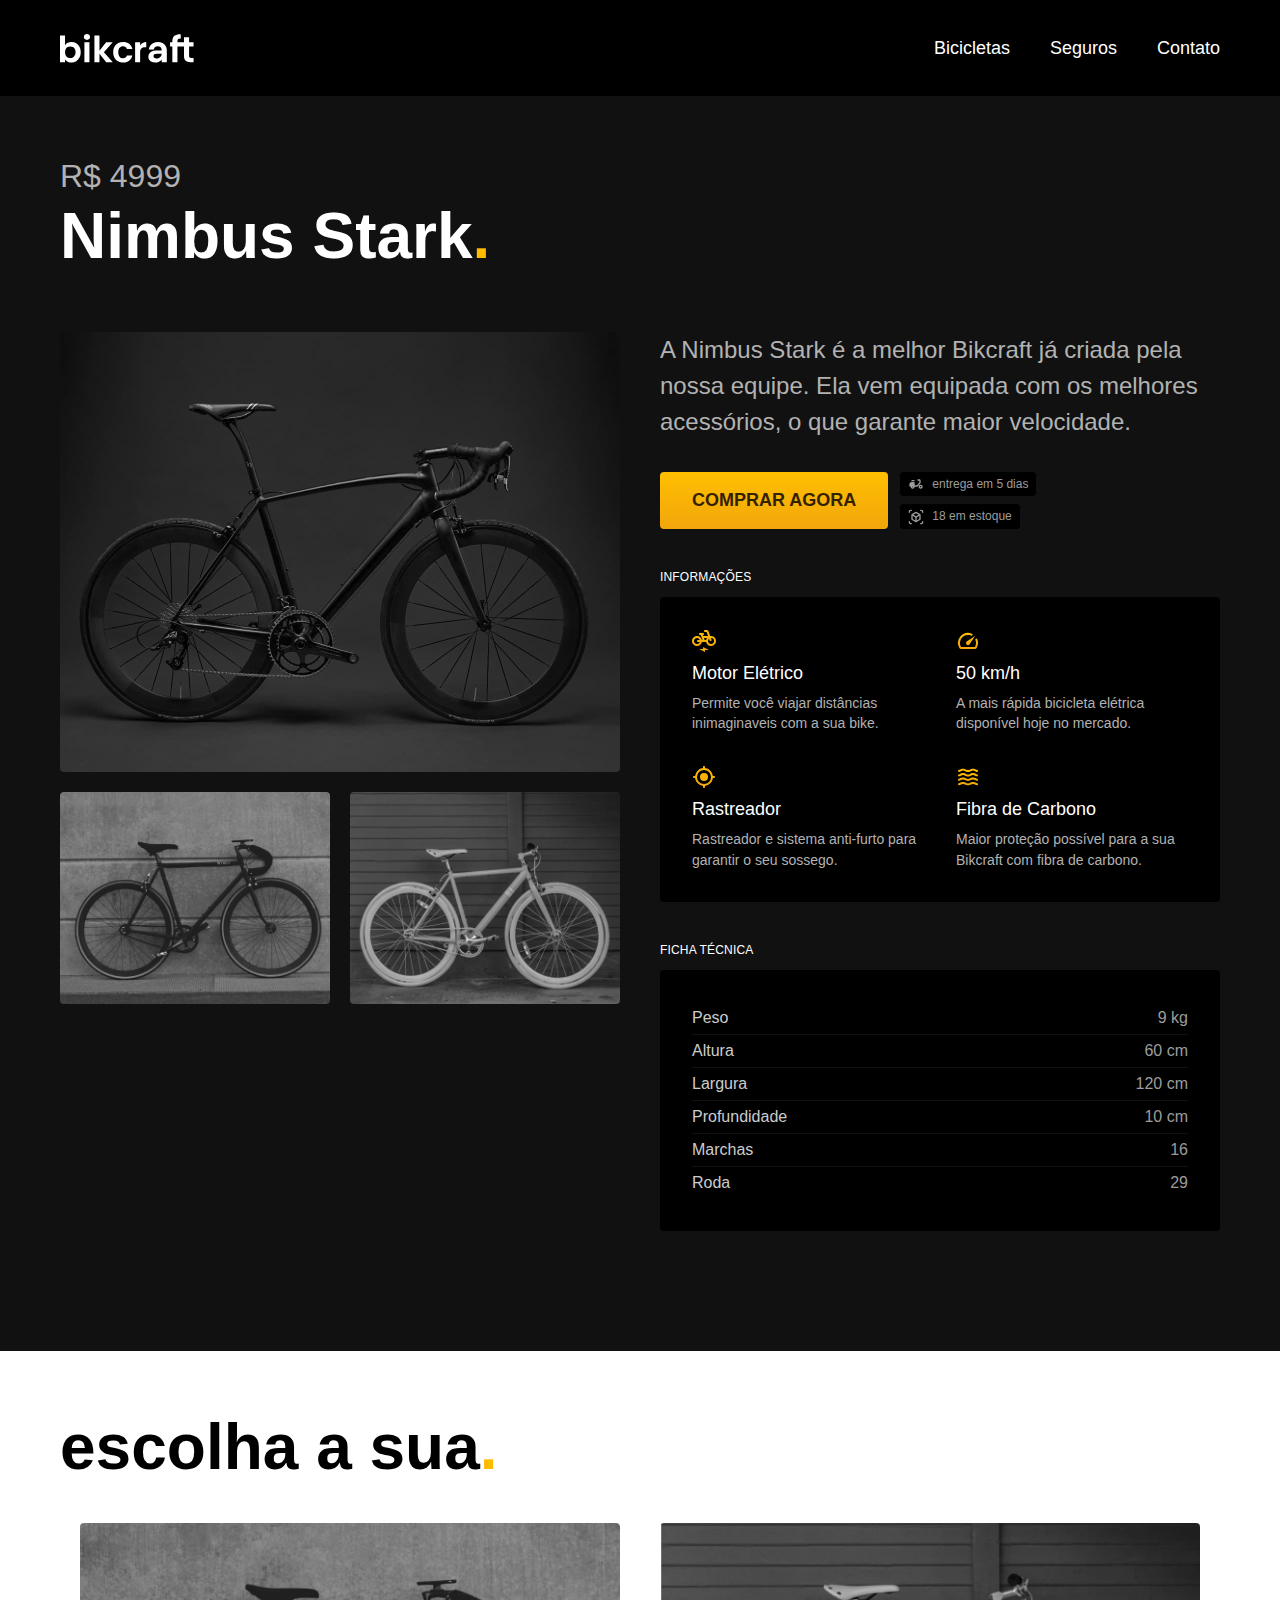
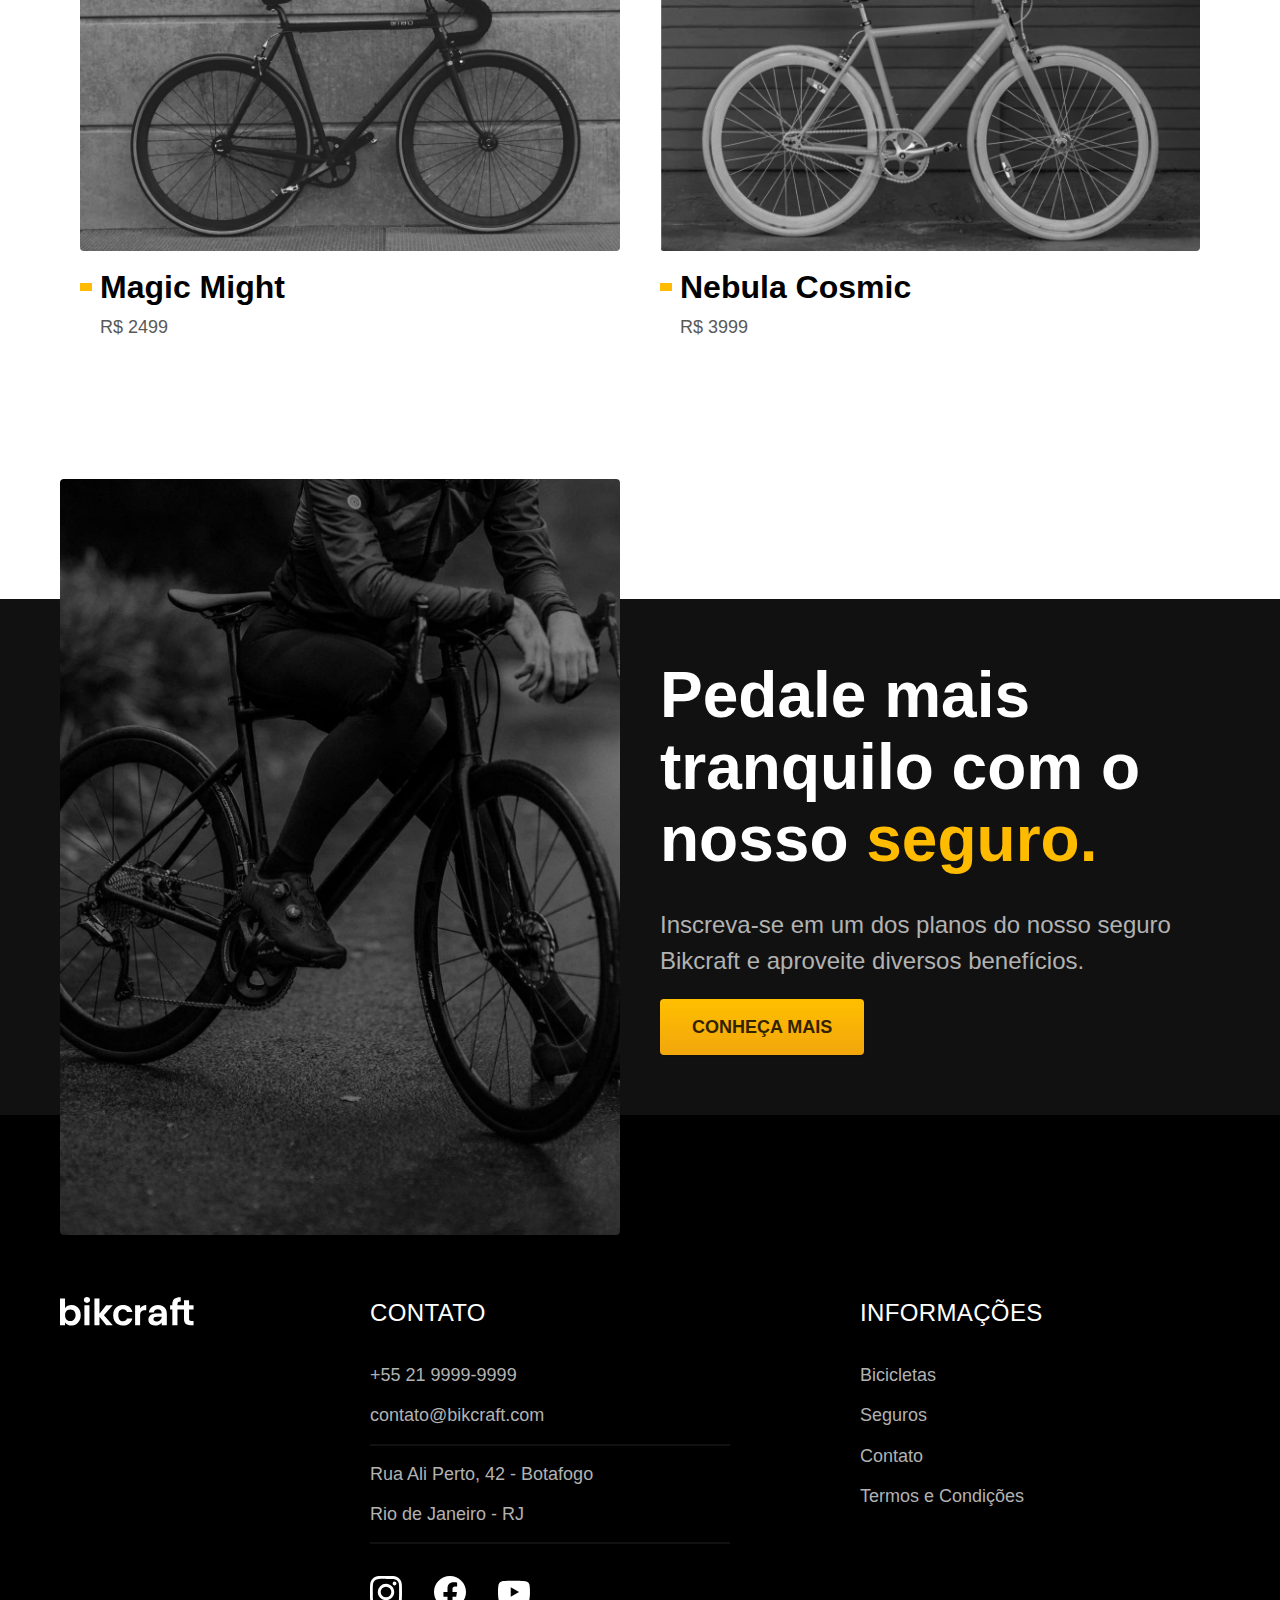
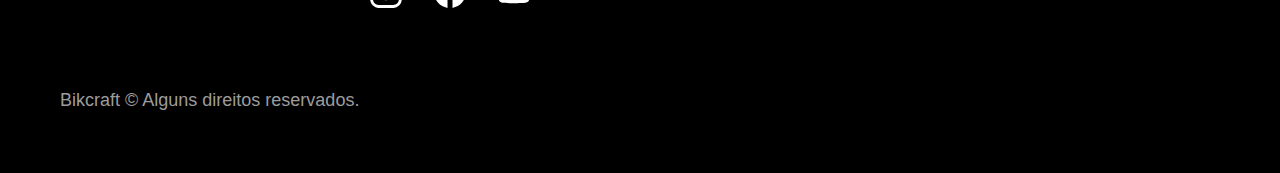
<file: bicicletas/nimbus.html>
<!DOCTYPE html>
<html lang="pt-br">
  <head>
    <meta charset="UTF-8" />
    <meta name="viewport" content="width=device-width, initial-scale=1.0" />

    <title>Nimbus | Bikcraft</title>
    <meta name="description" content="Nimbus." />

    <link rel="preload" href="../css/style.css" as="style" />
    <link rel="stylesheet" href="../css/style.css" />
  </head>

  <body id="bicicleta">
    <header class="header-bg">
      <div class="header container">
        <a href="../">
          <img src="../img/bikcraft.svg" alt="Bikcraft" />
        </a>

        <nav aria-label="primaria">
          <ul class="header-menu font-1-m cor-0">
            <li><a href="../bicicletas.html">Bicicletas</a></li>
            <li><a href="../seguros.html">Seguros</a></li>
            <li><a href="../contato.html">Contato</a></li>
          </ul>
        </nav>
      </div>
    </header>

    <main class="titulo-bg">
      <div>
        <div class="titulo container">
          <p class="font-2-xl cor-5">R$ 4999</p>
          <h1 class="font-1-xxl cor-0">
            Nimbus Stark<span class="cor-p1">.</span>
          </h1>
        </div>
      </div>
      <div class="bicicleta container">
        <div class="bicicleta-imagens">
          <img src="../img/bike/nimbus1.jpg" alt="" />
          <img src="../img/bike/nimbus2.jpg" alt="" />
          <img src="../img/bike/nimbus3.jpg" alt="" />
        </div>
        <div class="bicicleta-conteudo">
          <p class="font-2-l cor-5">
            A Nimbus Stark é a melhor Bikcraft já criada pela nossa equipe. Ela
            vem equipada com os melhores acessórios, o que garante maior
            velocidade.
          </p>
          <div class="bicicleta-comprar">
            <a class="botao" href="../orcamento.html">Comprar Agora</a>
            <span class="font-1-xs cor-6"
              ><img src="../img/icones/entrega.svg" alt="" /> entrega em 5
              dias</span
            >
            <span class="font-1-xs cor-6"
              ><img src="../img/icones/estoque.svg" alt="" /> 18 em
              estoque</span
            >
          </div>

          <h2 class="font-1-xs cor-0">Informações</h2>
          <ul class="bicicleta-informacoes">
            <li>
              <img src="../img/icones/eletrica.svg" alt="" />
              <h3 class="font-1-m cor-0">Motor Elétrico</h3>
              <p class="font-2-xs cor-5">
                Permite você viajar distâncias inimaginaveis com a sua bike.
              </p>
            </li>
            <li>
              <img src="../img/icones/velocidade.svg" alt="" />
              <h3 class="font-1-m cor-0">50 km/h</h3>
              <p class="font-2-xs cor-5">
                A mais rápida bicicleta elétrica disponível hoje no mercado.
              </p>
            </li>
            <li>
              <img src="../img/icones/rastreador.svg" alt="" />
              <h3 class="font-1-m cor-0">Rastreador</h3>
              <p class="font-2-xs cor-5">
                Rastreador e sistema anti-furto para garantir o seu sossego.
              </p>
            </li>
            <li>
              <img src="../img/icones/carbono.svg" alt="" />
              <h3 class="font-1-m cor-0">Fibra de Carbono</h3>
              <p class="font-2-xs cor-5">
                Maior proteção possível para a sua Bikcraft com fibra de
                carbono.
              </p>
            </li>
          </ul>
          <h2 class="font-1-xs cor-0">Ficha Técnica</h2>
          <ul class="bicicleta-ficha font-2-s cor-4">
            <li>Peso <span>9 kg</span></li>
            <li>Altura <span>60 cm</span></li>
            <li>Largura <span>120 cm</span></li>
            <li>Profundidade <span>10 cm</span></li>
            <li>Marchas <span>16</span></li>
            <li>Roda <span>29</span></li>
          </ul>
        </div>
      </div>
    </main>

    <article class="bicicletas-lista container">
      <h2 class="font-1-xxl">escolha a sua<span class="cor-p1">.</span></h2>

      <ul>
        <li>
          <a href="./magic.html">
            <img src="../img/bikes/magic.jpg" alt="Bicicleta preta" />
            <h3 class="font-1-xl">Magic Might</h3>
            <span class="font-2-m cor-8">R$ 2499</span>
          </a>
        </li>
        <li>
          <a href="./nebula.html">
            <img src="../img/bikes/nebula.jpg" alt="Bicicleta preta" />
            <h3 class="font-1-xl">Nebula Cosmic</h3>
            <span class="font-2-m cor-8">R$ 3999</span>
          </a>
        </li>
      </ul>
    </article>

    <article class="seguro-bg">
      <div class="seguro container">
        <div class="seguro-imagem">
          <img
            src="../img/fotos/seguros.jpg"
            alt="Pessoa parada em cima de uma bicicleta."
          />
        </div>
        <div class="seguro-conteudo">
          <h2 class="font-1-xxl cor-0">
            Pedale mais tranquilo com o nosso
            <span class="cor-p1">seguro.</span>
          </h2>
          <p class="font-2-l cor-5">
            Inscreva-se em um dos planos do nosso seguro Bikcraft e aproveite
            diversos benefícios.
          </p>
          <a class="botao" href="../seguros.html">Conheça Mais</a>
        </div>
      </div>
    </article>

    <footer class="footer-bg">
      <div class="footer container">
        <img src="../img/bikcraft.svg" alt="Bikcraft" />
        <div class="footer-contato">
          <h3 class="font-2-l-b cor-0">Contato</h3>
          <ul class="font-2-m cor-5">
            <li><a href="tel:+552199999999">+55 21 9999-9999</a></li>
            <li>
              <a href="mailto:contato@bikcraft.com">contato@bikcraft.com</a>
            </li>
            <li>Rua Ali Perto, 42 - Botafogo</li>
            <li>Rio de Janeiro - RJ</li>
          </ul>
          <div class="footer-redes">
            <a href="../">
              <img src="../img/redes/instagram.svg" alt="Instagram" />
            </a>
            <a href="../">
              <img src="../img/redes/facebook.svg" alt="Facebook" />
            </a>
            <a href="../">
              <img src="../img/redes/youtube.svg" alt="Youtube" />
            </a>
          </div>
        </div>
        <div class="footer-informacoes">
          <h3 class="font-2-l-b cor-0">Informações</h3>
          <nav>
            <ul class="font-1-m cor-5">
              <li><a href="../bicicletas.html">Bicicletas</a></li>
              <li><a href="../seguros.html">Seguros</a></li>
              <li><a href="../contato.html">Contato</a></li>
              <li><a href="../termos.html">Termos e Condições</a></li>
            </ul>
          </nav>
        </div>
        <p class="footer-copy font-2-m cor-6">
          Bikcraft © Alguns direitos reservados.
        </p>
      </div>
    </footer>
  </body>
</html>
</file>
<file: css/style.css>
@import "./global/global.css";
@import "./utilidades/tipografia.css";
@import "./utilidades/cores.css";

@import "./global/header.css";
@import "./global/footer.css";

/* Utilidades */
@import "./utilidades/componentes.css";
@import "./utilidades/formulario.css";

/* Home */
@import "./home/introducao.css";
@import "./home/tecnologia.css";
@import "./home/parceiros.css";
@import "./home/depoimento.css";

/* Bicicletas */
@import "./bicicletas/bicicletas-lista.css";
@import "./bicicletas/bicicletas.css";

/* Bicicleta */
@import "./bicicleta/bicicleta.css";
@import "./bicicleta/seguro.css";

/* Seguros */
@import "./seguros/seguros.css";
@import "./seguros/vantagens.css";
@import "./seguros/perguntas.css";

/* Contato */
@import "./contato/contato.css";
@import "./contato/lojas.css";

/* Contato */
@import "./orcamento/orcamento.css";

/* Termos */
@import "./termos/termos.css";
</file>
